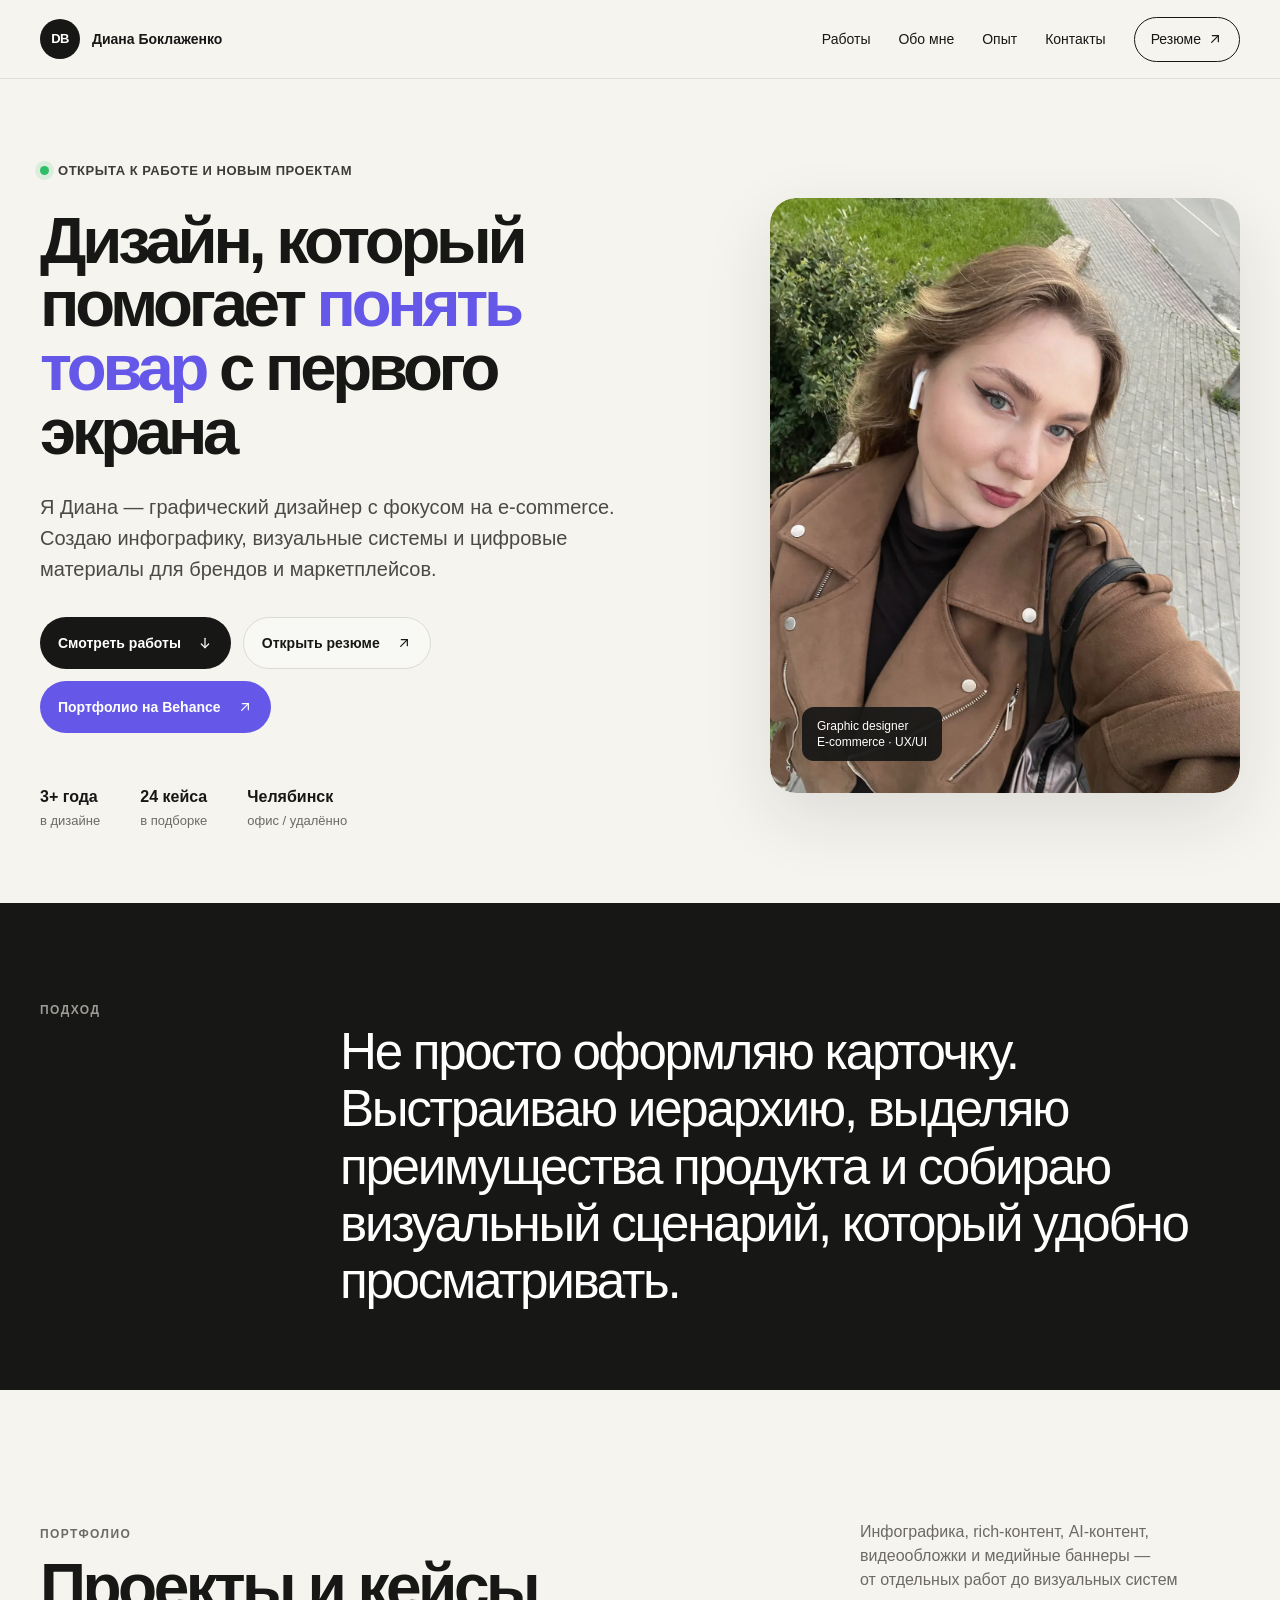
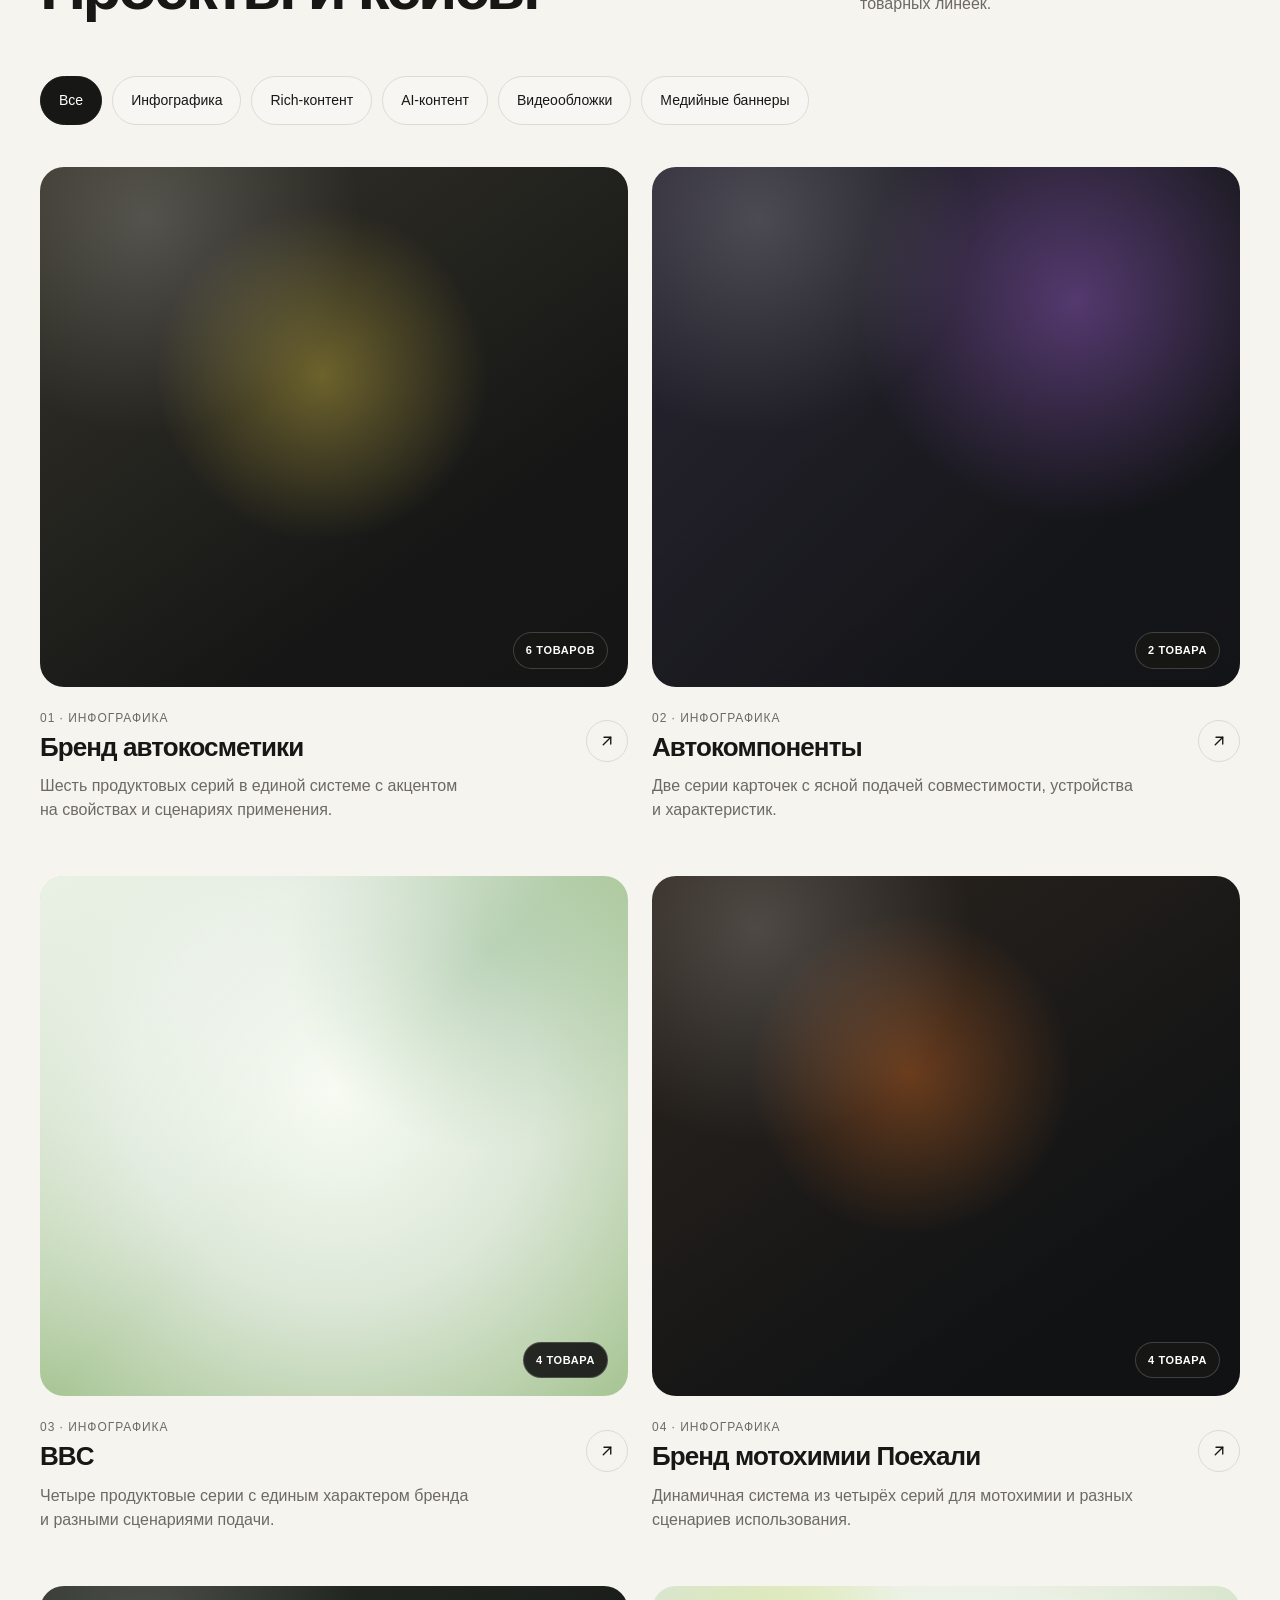
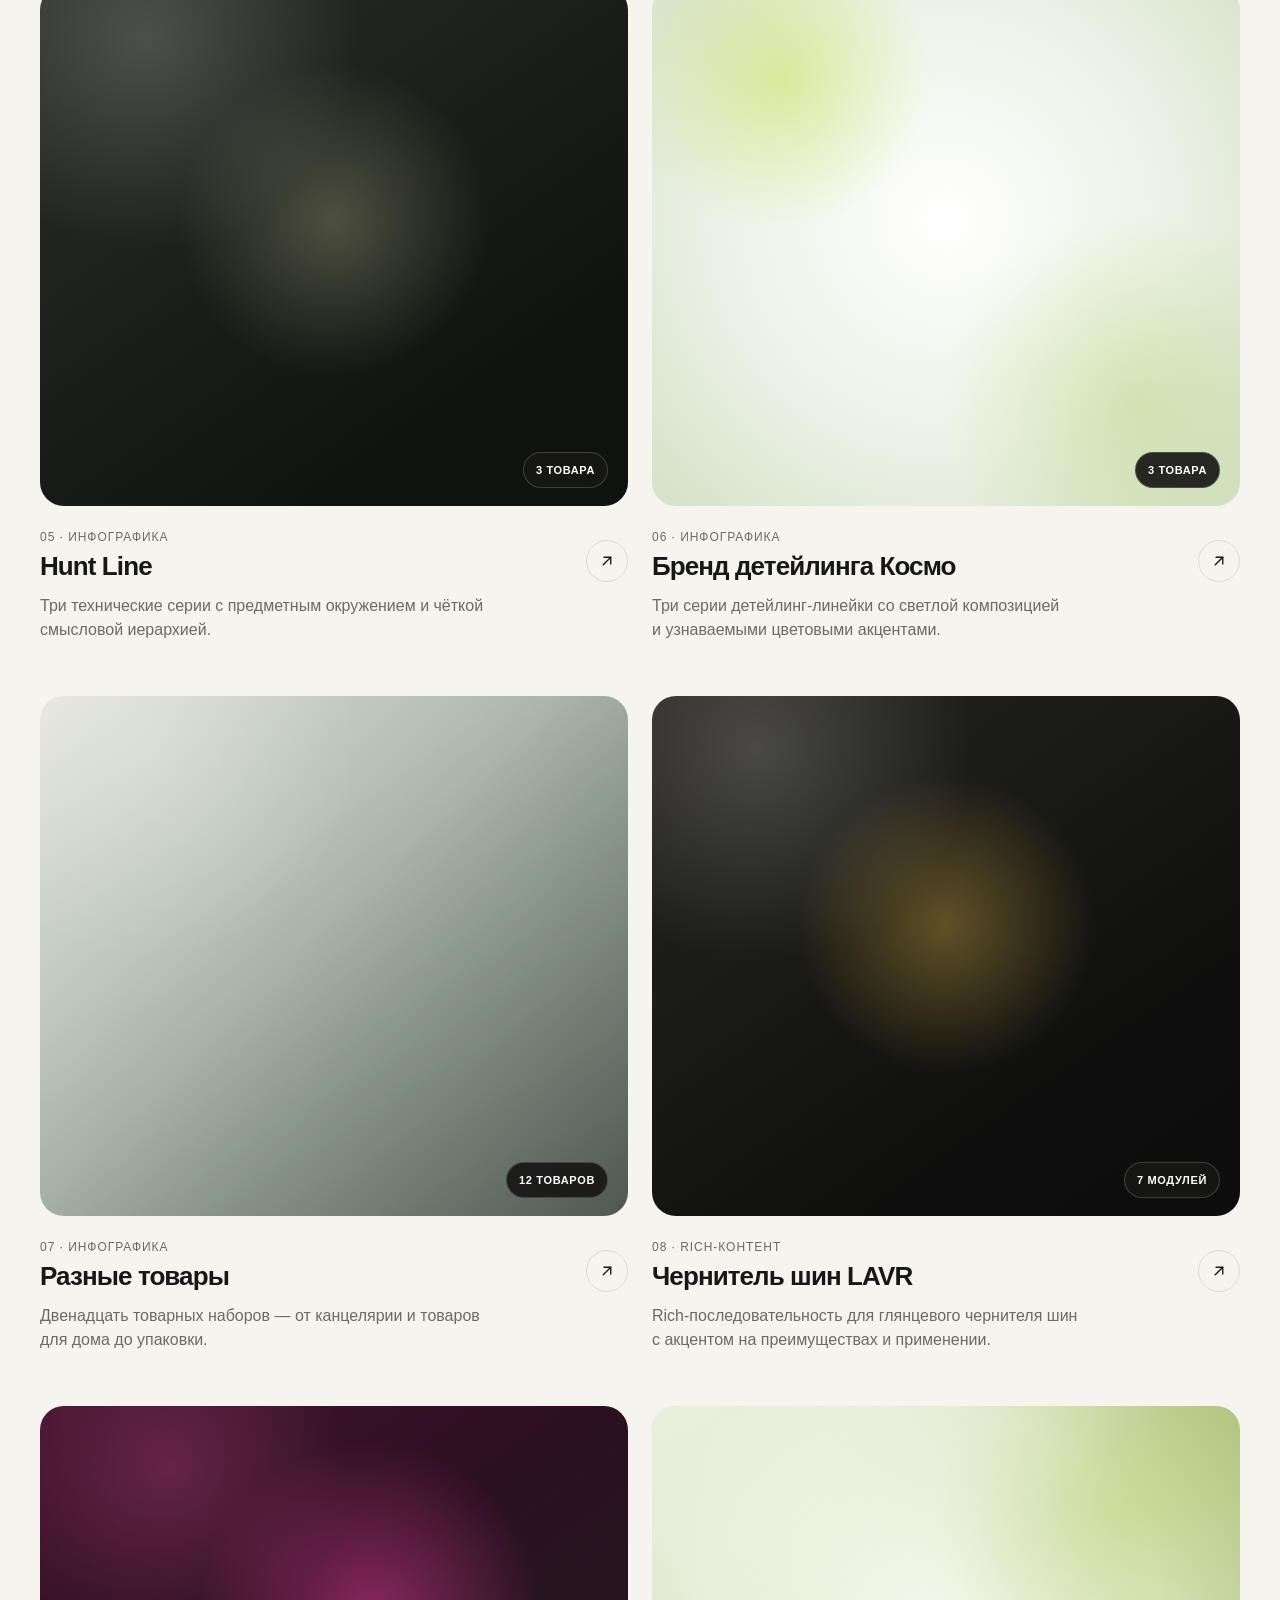
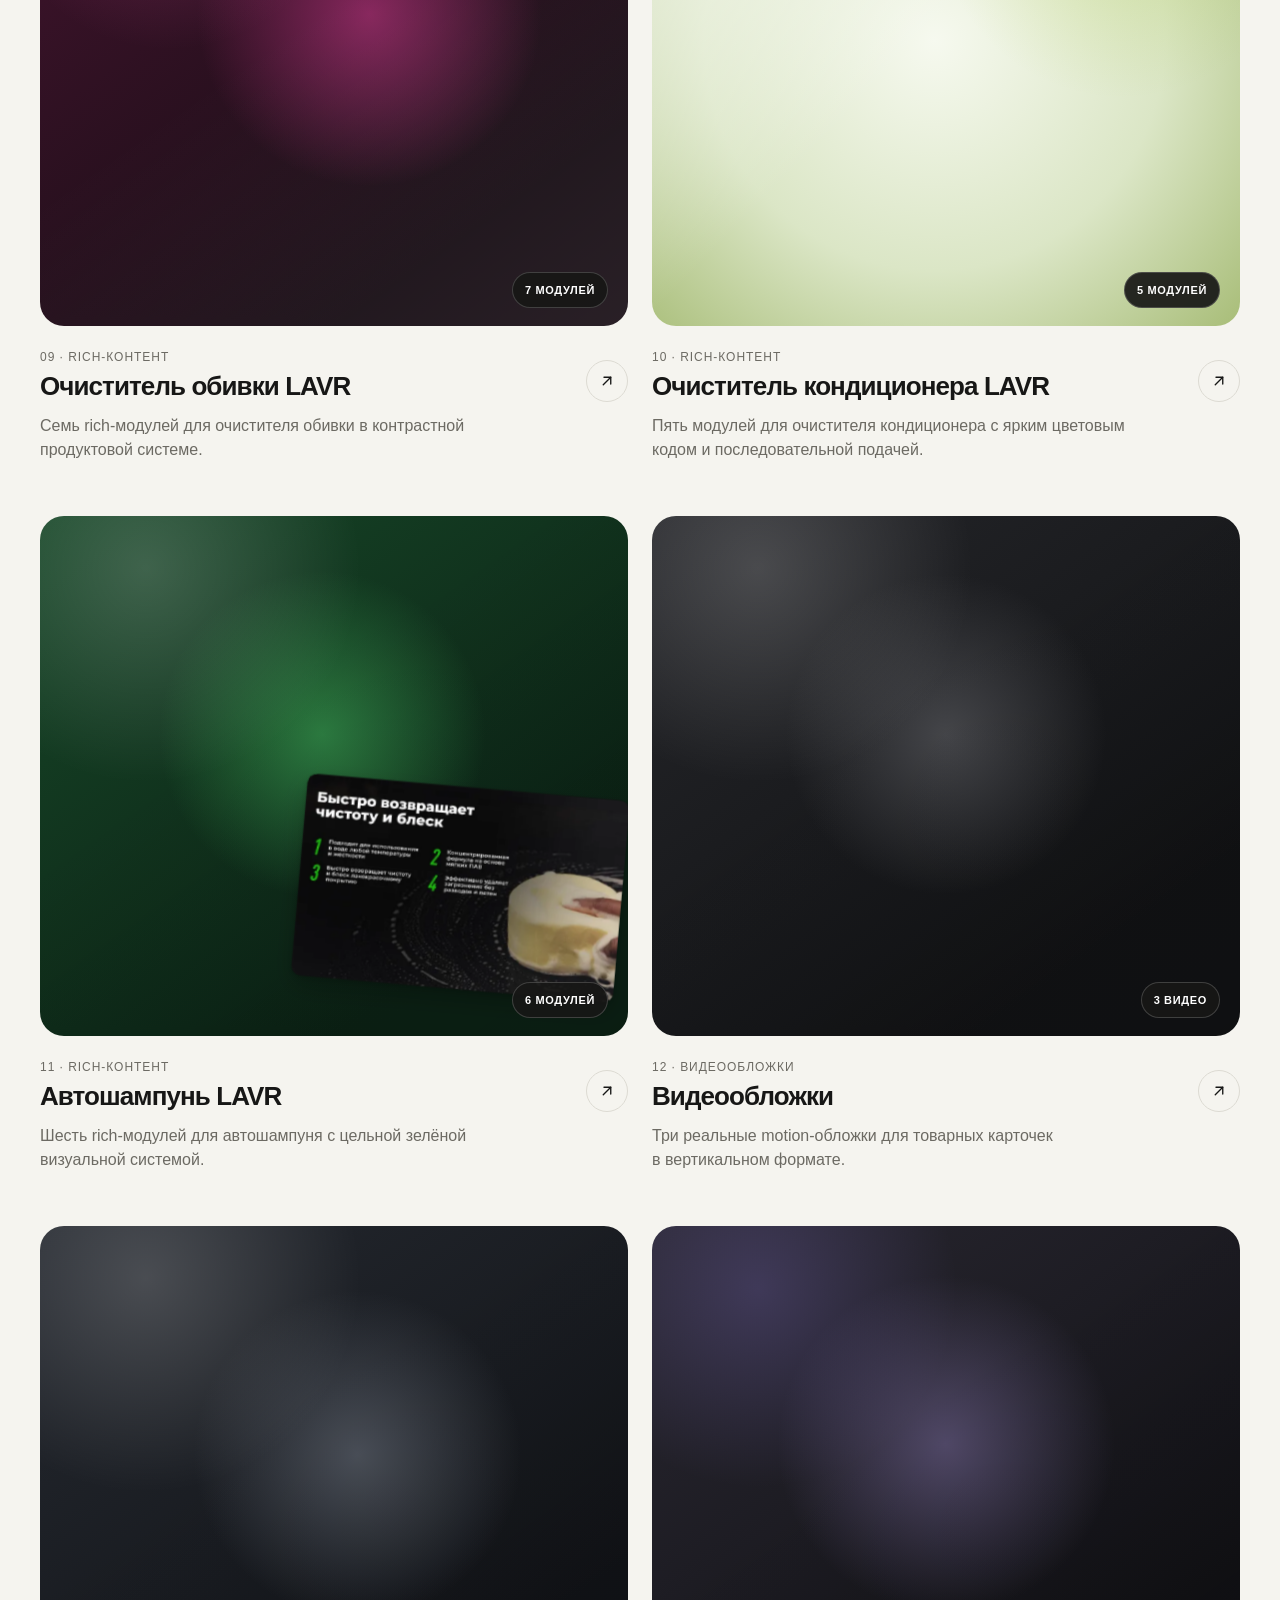
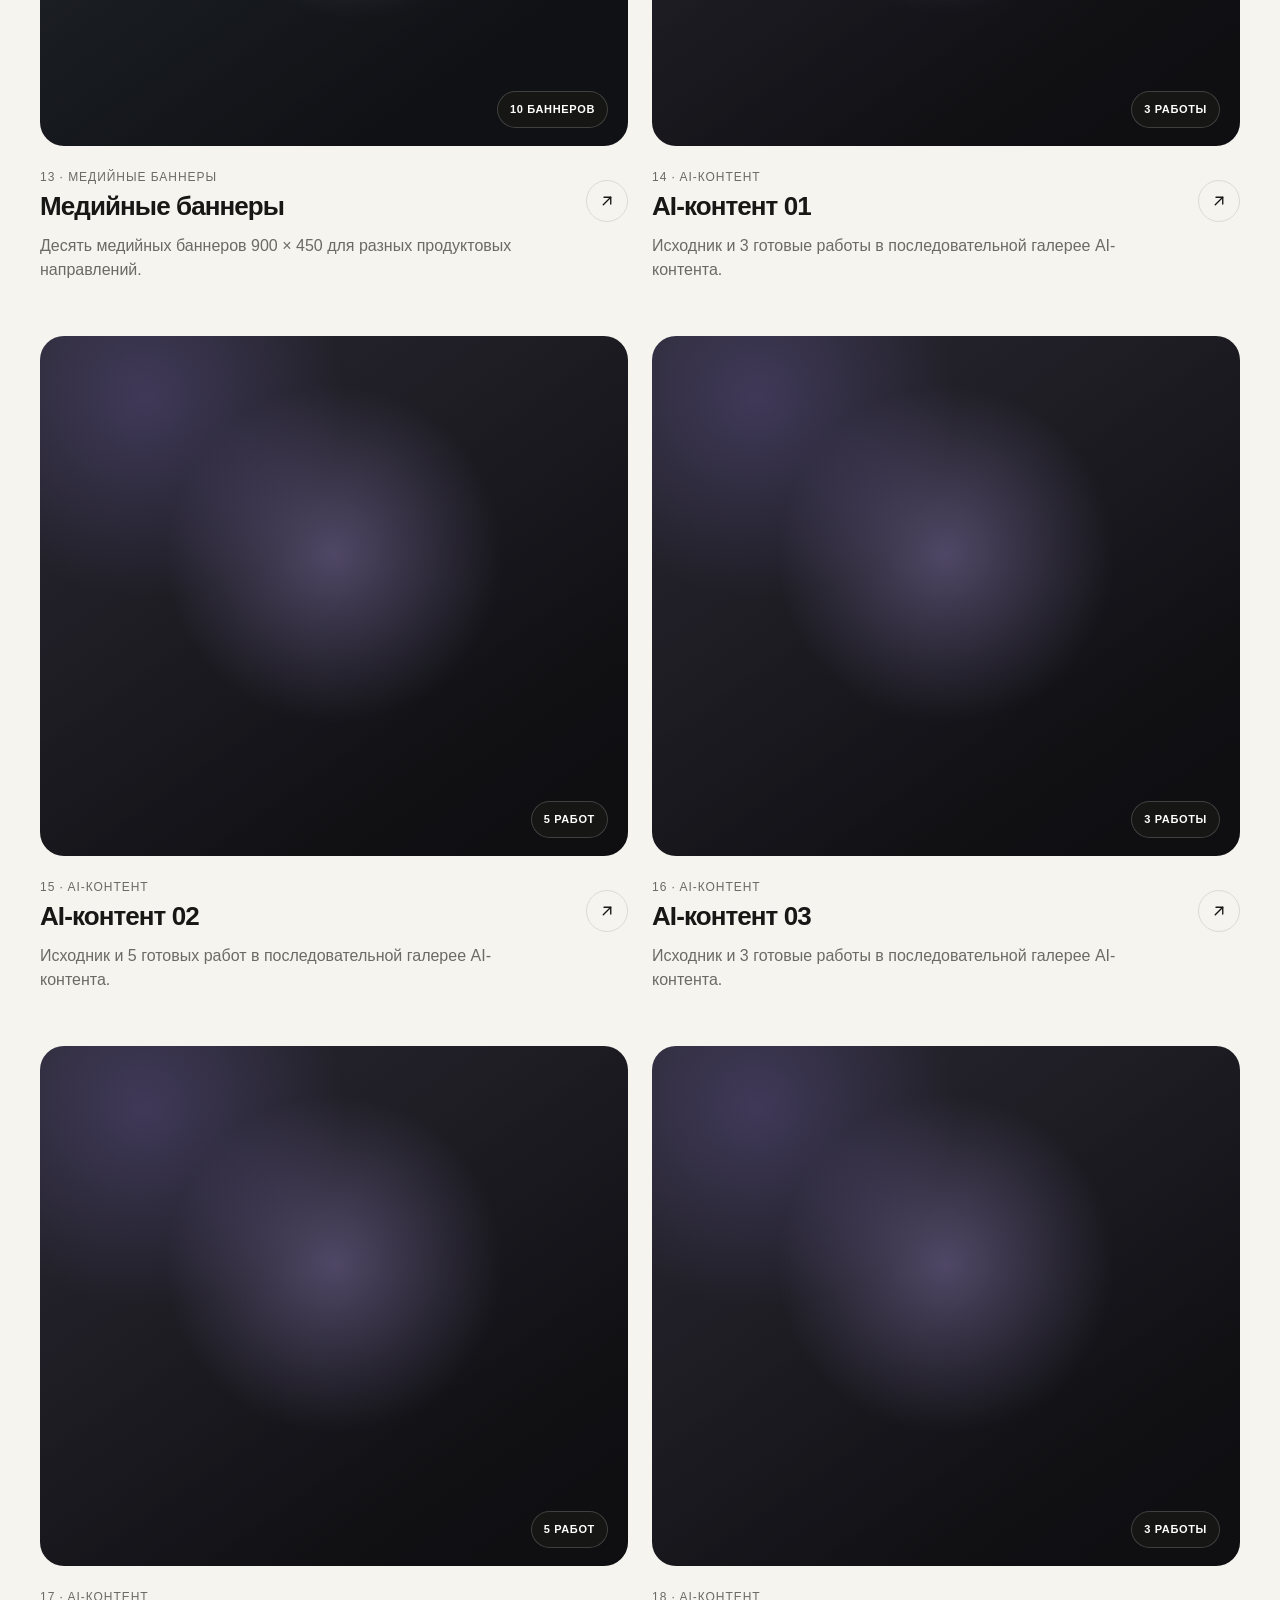
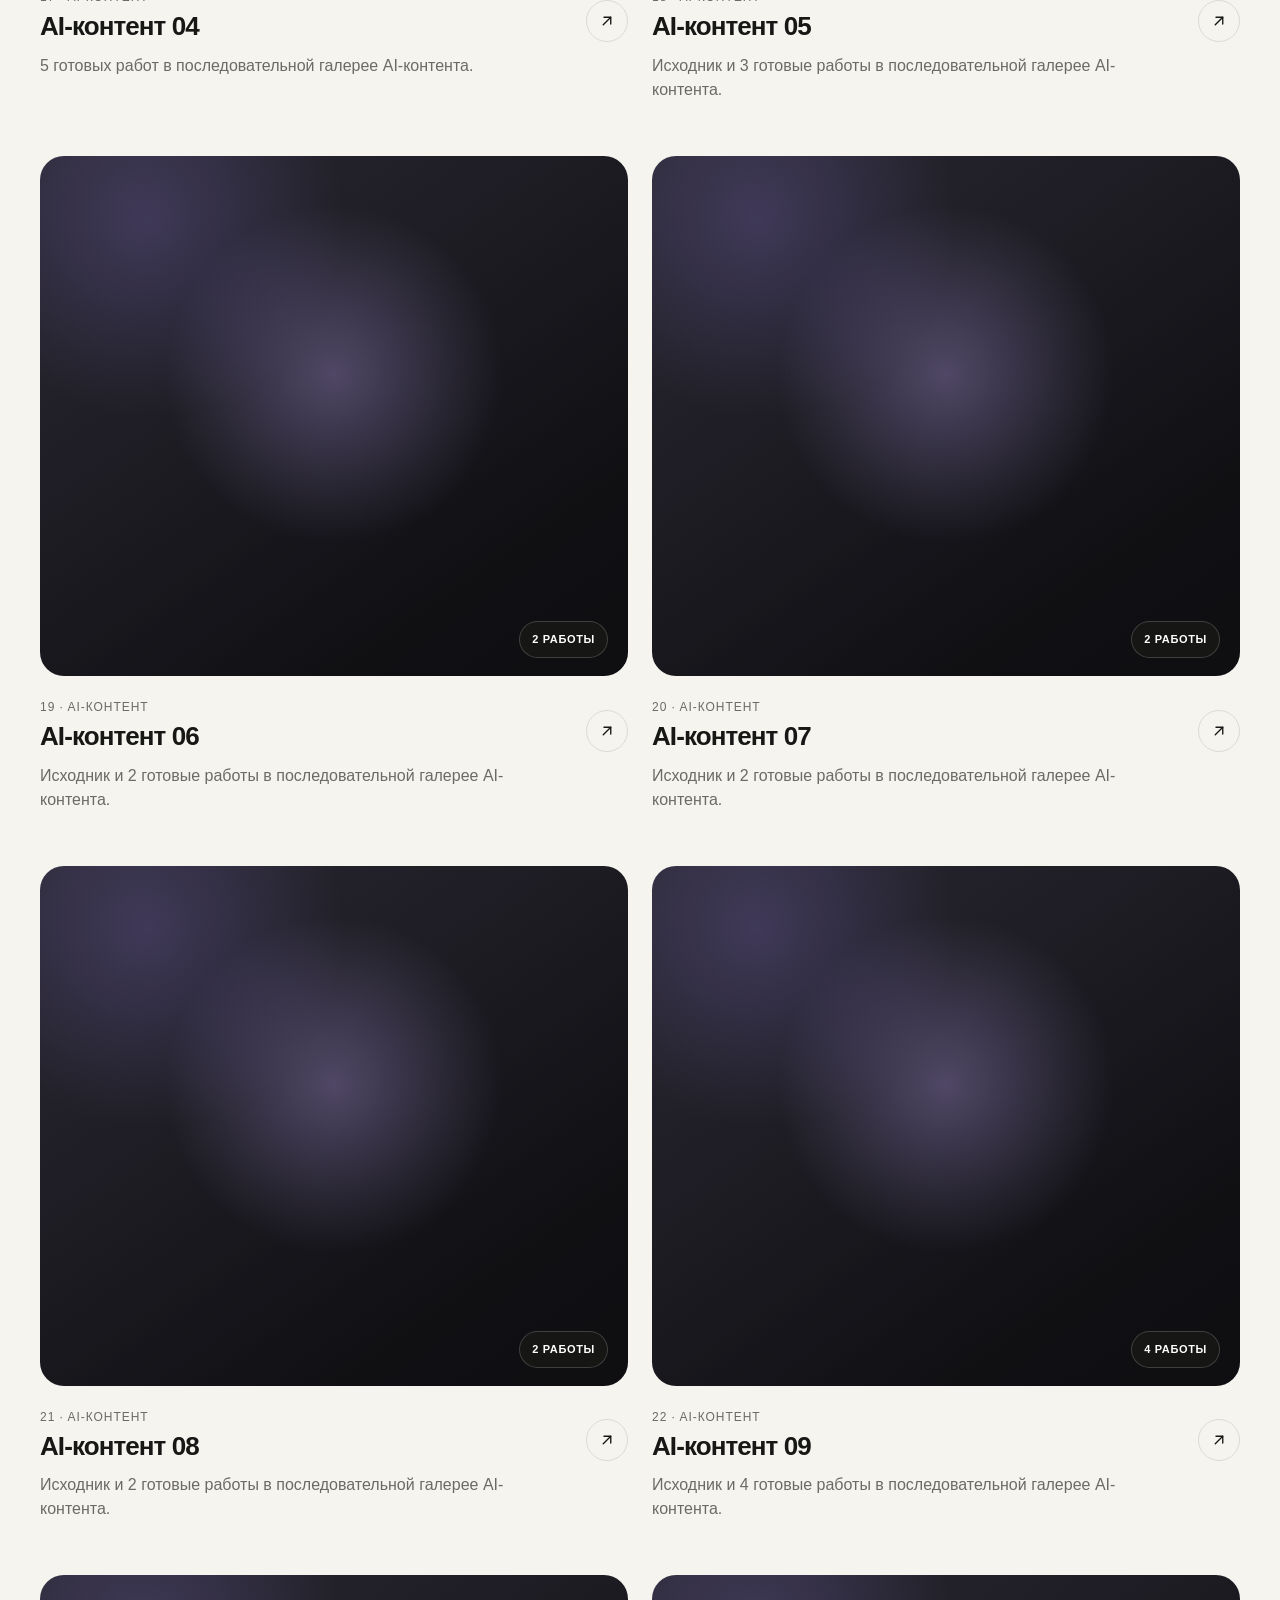
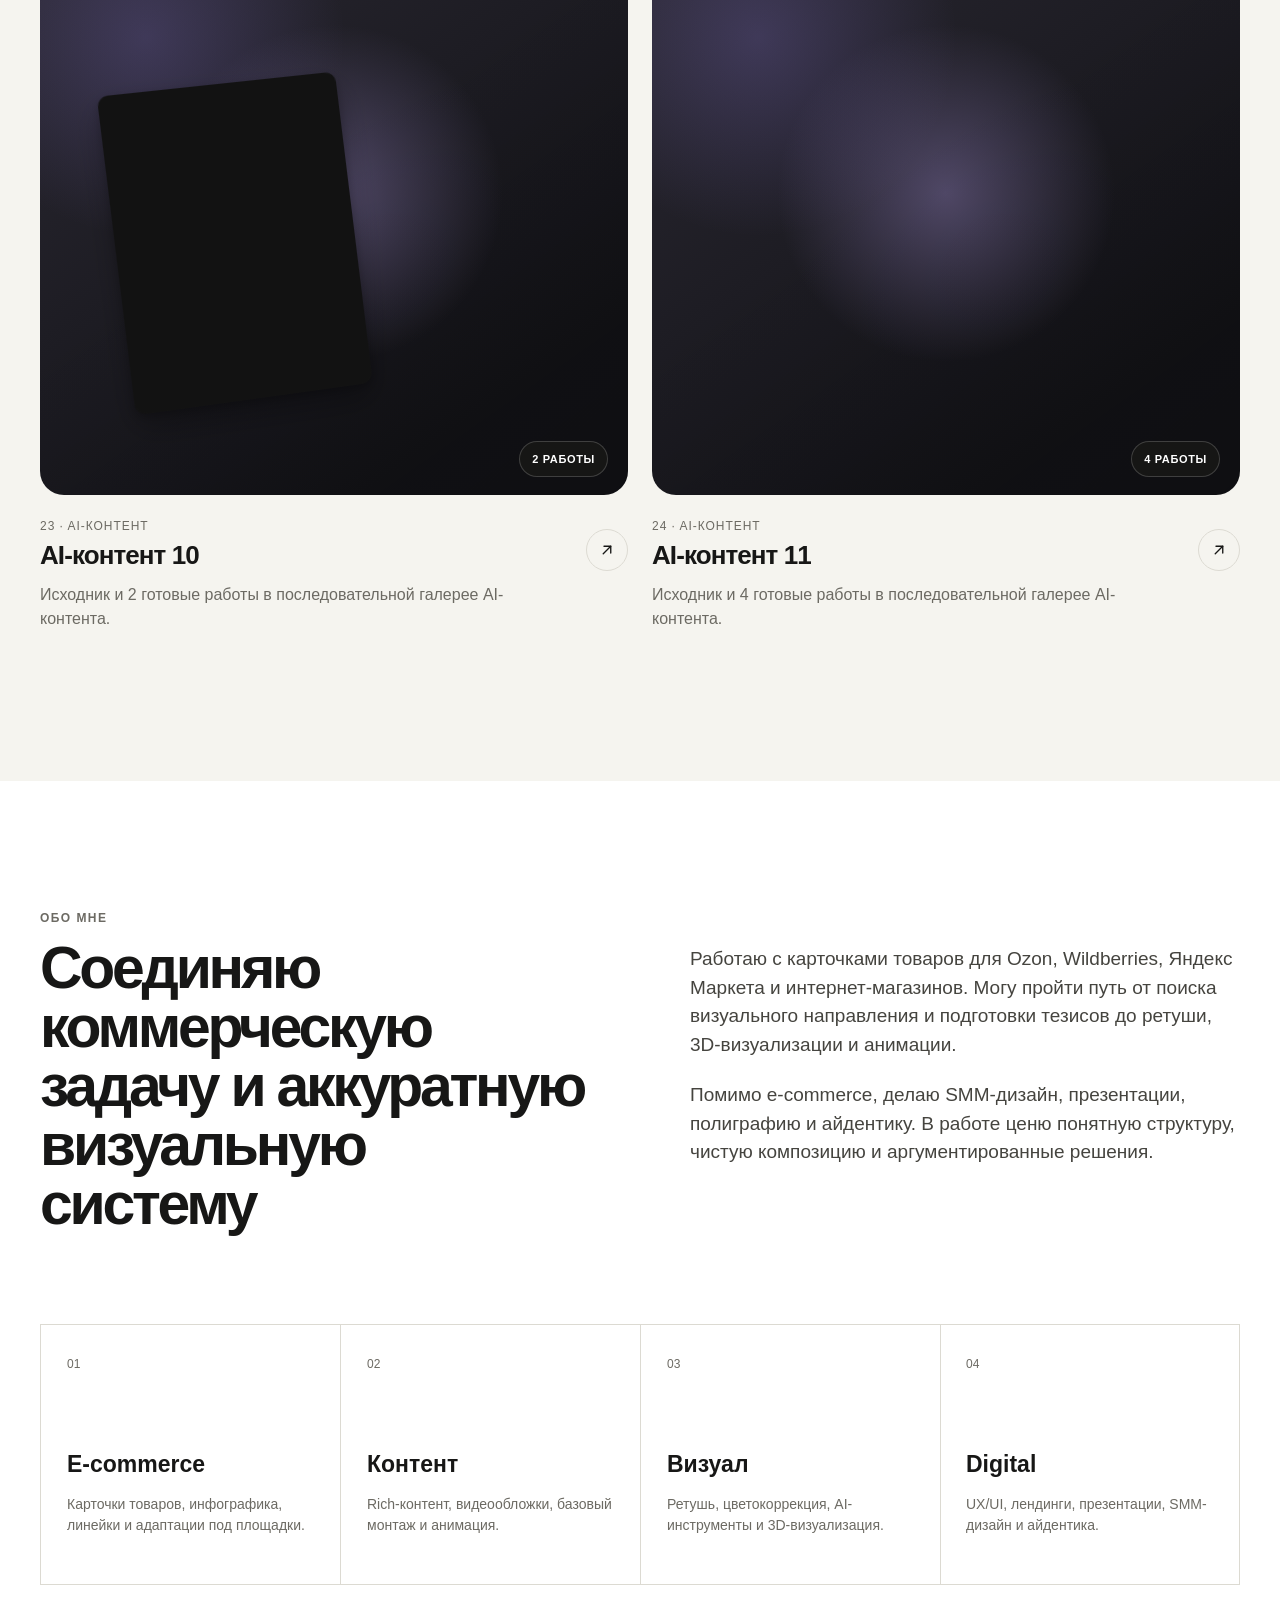
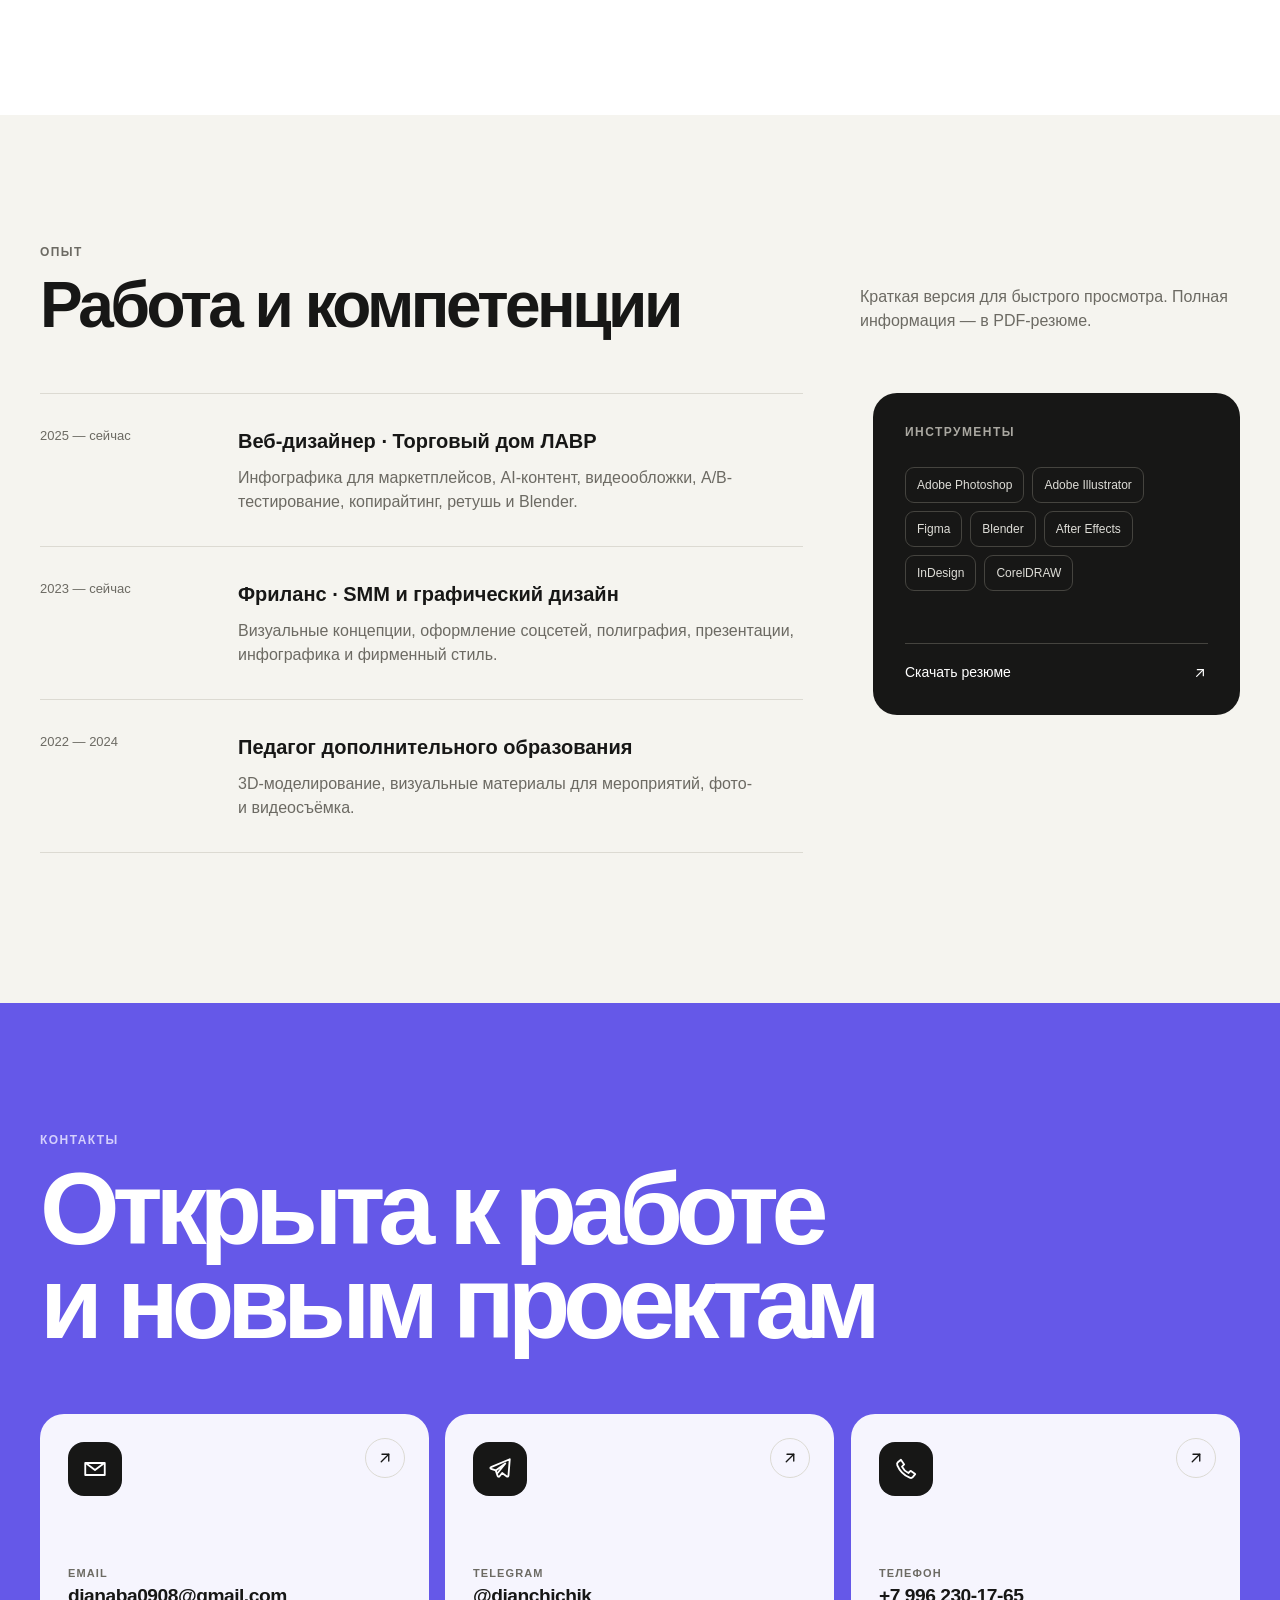
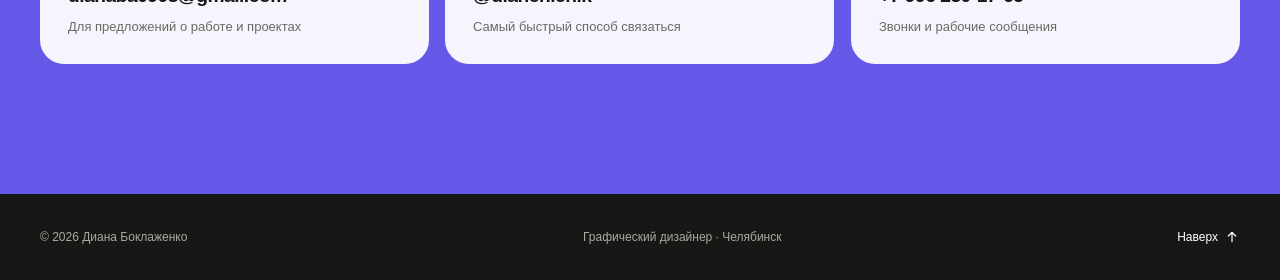
<file: index.html>
<!doctype html>
<html lang="ru" class="no-js">
<head>
  <meta charset="utf-8">
  <meta name="viewport" content="width=device-width, initial-scale=1">
  <meta name="description" content="Портфолио Дианы Боклаженко — графического дизайнера в e-commerce, инфографике, rich-контенте и UX/UI.">
  <meta name="robots" content="index, follow, max-image-preview:large">
  <meta name="theme-color" content="#f5f4ef">
  <title>Диана Боклаженко — графический дизайнер</title>
  <link rel="canonical" href="https://diana-designer.ru/">
  <link rel="icon" href="favicon.svg" type="image/svg+xml">
  <link rel="manifest" href="site.webmanifest">
  <link rel="preload" href="assets/diana.webp" as="image" type="image/webp">
  <meta property="og:type" content="website">
  <meta property="og:locale" content="ru_RU">
  <meta property="og:title" content="Диана Боклаженко — графический дизайнер">
  <meta property="og:description" content="E-commerce, инфографика, визуальные системы и цифровые материалы для брендов и маркетплейсов.">
  <meta property="og:url" content="https://diana-designer.ru/">
  <meta property="og:image" content="https://diana-designer.ru/assets/diana.webp">
  <meta property="og:image:alt" content="Диана Боклаженко — графический дизайнер">
  <meta name="twitter:card" content="summary_large_image">
  <script>document.documentElement.classList.remove("no-js");document.documentElement.classList.add("js");</script>
  <script type="application/ld+json">
  {
    "@context": "https://schema.org",
    "@type": "Person",
    "name": "Диана Боклаженко",
    "jobTitle": "Графический дизайнер",
    "url": "https://diana-designer.ru/",
    "image": "https://diana-designer.ru/assets/diana.webp",
    "email": "mailto:dianaba0908@gmail.com",
    "telephone": "+79962301765",
    "address": {"@type": "PostalAddress", "addressLocality": "Челябинск", "addressCountry": "RU"},
    "sameAs": ["https://t.me/dianchichik", "https://www.behance.net/d4cc00b0"]
  }
  </script>
  <link rel="stylesheet" href="styles.css?v=20260831-2">
</head>
<body>
  <a class="skip-link" href="#content">Перейти к содержимому</a>

  <header class="site-header">
    <div class="shell header-inner">
      <a class="brand" href="#top" aria-label="На главную">
        <span class="brand-mark">DB</span>
        <span class="brand-name">Диана Боклаженко</span>
      </a>
      <button class="menu-toggle" type="button" aria-expanded="false" aria-controls="main-nav">Меню</button>
      <nav class="main-nav" id="main-nav" aria-label="Главная навигация">
        <a href="#works">Работы</a>
        <a href="#about">Обо мне</a>
        <a href="#experience">Опыт</a>
        <a href="#contacts">Контакты</a>
        <a class="nav-resume" href="assets/diana-boklazhenko-resume.pdf" target="_blank" rel="noopener">Резюме <svg class="ui-arrow" viewBox="0 0 24 24" aria-hidden="true" focusable="false"><path d="M7 17 17 7"/><path d="M8 7h9v9"/></svg></a>
      </nav>
    </div>
  </header>

  <main id="content">
    <section class="hero shell" id="top">
      <div class="hero-copy">
        <p class="eyebrow hero-intro" style="--hero-delay: 0ms"><span class="status-dot"></span> Открыта к работе и новым проектам</p>
        <h1 class="hero-intro" style="--hero-delay: 60ms">Дизайн, который помогает <span>понять товар</span> с первого экрана</h1>
        <p class="hero-lead hero-intro" style="--hero-delay: 120ms">Я Диана — графический дизайнер с фокусом на e-commerce. Создаю инфографику, визуальные системы и цифровые материалы для брендов и маркетплейсов.</p>
        <div class="hero-actions hero-intro" style="--hero-delay: 180ms">
          <a class="button button-primary" href="#works">Смотреть работы <svg class="ui-arrow" viewBox="0 0 24 24" aria-hidden="true" focusable="false"><path d="M12 5v14"/><path d="m6.5 13.5 5.5 5.5 5.5-5.5"/></svg></a>
          <a class="button button-ghost" href="assets/diana-boklazhenko-resume.pdf" target="_blank" rel="noopener">Открыть резюме <svg class="ui-arrow" viewBox="0 0 24 24" aria-hidden="true" focusable="false"><path d="M7 17 17 7"/><path d="M8 7h9v9"/></svg></a>
          <a class="button button-behance" href="https://www.behance.net/d4cc00b0" target="_blank" rel="noopener">Портфолио на Behance <svg class="ui-arrow" viewBox="0 0 24 24" aria-hidden="true" focusable="false"><path d="M7 17 17 7"/><path d="M8 7h9v9"/></svg></a>
        </div>
        <dl class="hero-facts hero-intro" style="--hero-delay: 240ms" aria-label="Краткая информация">
          <div><dt>3+ года</dt><dd>в дизайне</dd></div>
          <div><dt>24 кейса</dt><dd>в подборке</dd></div>
          <div><dt>Челябинск</dt><dd>офис / удалённо</dd></div>
        </dl>
      </div>

      <div class="hero-visual">
        <div class="portrait-frame hero-portrait" style="--hero-delay: 300ms">
          <img src="assets/diana.webp" alt="Диана Боклаженко" width="1200" height="1600" fetchpriority="high" decoding="async">
          <span class="portrait-label hero-caption" style="--hero-delay: 360ms">Graphic designer<br>E-commerce · UX/UI</span>
        </div>
      </div>
    </section>

    <section class="statement">
      <div class="shell statement-grid">
        <p class="section-kicker reveal">Подход</p>
        <p class="statement-text reveal reveal-emphasis">Не просто оформляю карточку. Выстраиваю иерархию, выделяю преимущества продукта и собираю визуальный сценарий, который удобно просматривать.</p>
      </div>
    </section>

    <section class="works shell" id="works">
      <div class="section-head">
        <div class="reveal">
          <p class="section-kicker">Портфолио</p>
          <h2>Проекты и кейсы</h2>
        </div>
        <p class="reveal">Инфографика, rich-контент, AI-контент, видеообложки и медийные баннеры — от отдельных работ до визуальных систем товарных линеек.</p>
      </div>

      <div class="filter-panel reveal" aria-label="Фильтры портфолио">
        <div class="portfolio-filters" role="group" aria-label="Категории работ">
          <button class="filter-pill is-active" type="button" data-filter="all" aria-pressed="true">Все</button>
          <button class="filter-pill" type="button" data-filter="infographic" aria-pressed="false">Инфографика</button>
          <button class="filter-pill" type="button" data-filter="rich" aria-pressed="false">Rich-контент</button>
          <button class="filter-pill" type="button" data-filter="ai" aria-pressed="false">AI-контент</button>
          <button class="filter-pill" type="button" data-filter="video" aria-pressed="false">Видеообложки</button>
          <button class="filter-pill" type="button" data-filter="banners" aria-pressed="false">Медийные баннеры</button>
        </div>
      </div>

      <div class="work-grid" id="work-grid"></div>

    </section>

    <section class="about" id="about">
      <div class="shell about-grid">
        <div class="about-title reveal">
          <p class="section-kicker">Обо мне</p>
          <h2>Соединяю коммерческую задачу и аккуратную визуальную систему</h2>
        </div>
        <div class="about-copy reveal">
          <p>Работаю с карточками товаров для Ozon, Wildberries, Яндекс Маркета и интернет-магазинов. Могу пройти путь от поиска визуального направления и подготовки тезисов до ретуши, 3D-визуализации и анимации.</p>
          <p>Помимо e-commerce, делаю SMM-дизайн, презентации, полиграфию и айдентику. В работе ценю понятную структуру, чистую композицию и аргументированные решения.</p>
        </div>
      </div>

      <div class="shell capability-grid">
        <article class="reveal"><span>01</span><h3>E-commerce</h3><p>Карточки товаров, инфографика, линейки и адаптации под площадки.</p></article>
        <article class="reveal"><span>02</span><h3>Контент</h3><p>Rich-контент, видеообложки, базовый монтаж и анимация.</p></article>
        <article class="reveal"><span>03</span><h3>Визуал</h3><p>Ретушь, цветокоррекция, AI-инструменты и 3D-визуализация.</p></article>
        <article class="reveal"><span>04</span><h3>Digital</h3><p>UX/UI, лендинги, презентации, SMM-дизайн и айдентика.</p></article>
      </div>
    </section>

    <section class="experience shell" id="experience">
      <div class="section-head">
        <div class="reveal"><p class="section-kicker">Опыт</p><h2>Работа и компетенции</h2></div>
        <p class="reveal">Краткая версия для быстрого просмотра. Полная информация — в PDF-резюме.</p>
      </div>

      <div class="experience-layout">
        <div class="timeline">
          <article class="reveal">
            <div class="time">2025 — сейчас</div>
            <div><h3>Веб-дизайнер · Торговый дом ЛАВР</h3><p>Инфографика для маркетплейсов, AI-контент, видеообложки, A/B-тестирование, копирайтинг, ретушь и Blender.</p></div>
          </article>
          <article class="reveal">
            <div class="time">2023 — сейчас</div>
            <div><h3>Фриланс · SMM и графический дизайн</h3><p>Визуальные концепции, оформление соцсетей, полиграфия, презентации, инфографика и фирменный стиль.</p></div>
          </article>
          <article class="reveal">
            <div class="time">2022 — 2024</div>
            <div><h3>Педагог дополнительного образования</h3><p>3D-моделирование, визуальные материалы для мероприятий, фото- и видеосъёмка.</p></div>
          </article>
        </div>

        <aside class="tools-card reveal">
          <p class="section-kicker">Инструменты</p>
          <div class="tool-list">
            <span>Adobe Photoshop</span><span>Adobe Illustrator</span><span>Figma</span><span>Blender</span><span>After Effects</span><span>InDesign</span><span>CorelDRAW</span>
          </div>
          <a href="assets/diana-boklazhenko-resume.pdf" target="_blank" rel="noopener">Скачать резюме <svg class="ui-arrow" viewBox="0 0 24 24" aria-hidden="true" focusable="false"><path d="M7 17 17 7"/><path d="M8 7h9v9"/></svg></a>
        </aside>
      </div>
    </section>

    <section class="contact" id="contacts">
      <div class="shell contact-inner">
        <p class="section-kicker reveal">Контакты</p>
        <h2 class="reveal">Открыта к работе<br>и новым проектам</h2>
        <div class="contact-cards">
          <a class="contact-card reveal" href="mailto:dianaba0908@gmail.com">
            <span class="contact-icon" aria-hidden="true">
              <svg viewBox="0 0 24 24"><path d="M3 6.5h18v11H3z"/><path d="m4 7 8 6 8-6"/></svg>
            </span>
            <span class="contact-copy"><small>Email</small><strong>dianaba0908@gmail.com</strong><span>Для предложений о работе и проектах</span></span>
            <span class="card-arrow" aria-hidden="true"><svg class="ui-arrow" viewBox="0 0 24 24" aria-hidden="true" focusable="false"><path d="M7 17 17 7"/><path d="M8 7h9v9"/></svg></span>
          </a>
          <a class="contact-card reveal" href="https://t.me/dianchichik" target="_blank" rel="noopener">
            <span class="contact-icon" aria-hidden="true">
              <svg viewBox="0 0 24 24"><path d="M21 3 3.7 10.2c-.8.3-.8 1.4.1 1.7l4.3 1.4 1.7 5.1c.3.8 1.3 1 1.8.3l2.4-3 4.3 3.2c.6.4 1.4.1 1.5-.7z"/><path d="m8.1 13.3 8.8-6.4-7.1 8.8"/></svg>
            </span>
            <span class="contact-copy"><small>Telegram</small><strong>@dianchichik</strong><span>Самый быстрый способ связаться</span></span>
            <span class="card-arrow" aria-hidden="true"><svg class="ui-arrow" viewBox="0 0 24 24" aria-hidden="true" focusable="false"><path d="M7 17 17 7"/><path d="M8 7h9v9"/></svg></span>
          </a>
          <a class="contact-card reveal" href="tel:+79962301765">
            <span class="contact-icon" aria-hidden="true">
              <svg viewBox="0 0 24 24"><path d="M7.3 3.5 4.5 5.8c-.8.7-.9 1.8-.5 2.8 2.2 5.2 6.2 9.2 11.4 11.4 1 .4 2.1.3 2.8-.5l2.3-2.8-4.3-3-2 2c-2.5-1.2-4.7-3.4-5.9-5.9l2-2z"/></svg>
            </span>
            <span class="contact-copy"><small>Телефон</small><strong>+7 996 230-17-65</strong><span>Звонки и рабочие сообщения</span></span>
            <span class="card-arrow" aria-hidden="true"><svg class="ui-arrow" viewBox="0 0 24 24" aria-hidden="true" focusable="false"><path d="M7 17 17 7"/><path d="M8 7h9v9"/></svg></span>
          </a>
        </div>
      </div>
    </section>
  </main>

  <footer class="site-footer">
    <div class="shell">
      <span>© <span id="year"></span> Диана Боклаженко</span>
      <span>Графический дизайнер · Челябинск</span>
      <a href="#top">Наверх <svg class="ui-arrow" viewBox="0 0 24 24" aria-hidden="true" focusable="false"><path d="M12 19V5"/><path d="m6.5 10.5 5.5-5.5 5.5 5.5"/></svg></a>
    </div>
  </footer>

  <dialog class="case-dialog" id="case-dialog" aria-labelledby="dialog-title">
    <div class="dialog-shell">
      <div class="dialog-topbar">
        <span class="dialog-kicker" id="dialog-kicker"></span>
        <button class="dialog-close" type="button" aria-label="Закрыть кейс">Закрыть ×</button>
      </div>
      <div class="dialog-content" id="dialog-content"></div>
    </div>
  </dialog>

  <script src="script.js?v=20260831-2"></script>
</body>
</html>
</file>
<file: styles.css>
:root {
  --paper: #f5f4ef;
  --surface: #fff;
  --ink: #171716;
  --muted: #6c6a63;
  --line: #dcdad2;
  --accent: #6558e8;
  --accent-soft: #e9e6ff;
  --radius: 24px;
  --shadow: 0 24px 70px rgba(29, 27, 20, .11);
}

* { box-sizing: border-box; }
html { scroll-behavior: smooth; overflow-x: clip; }
body {
  margin: 0;
  color: var(--ink);
  background: var(--paper);
  font-family: Inter, Arial, Helvetica, sans-serif;
  font-size: 16px;
  line-height: 1.5;
  -webkit-font-smoothing: antialiased;
}
body.dialog-open { overflow: hidden; }
button, a { font: inherit; }
a { color: inherit; text-decoration: none; }
button { color: inherit; }
img, video { display: block; max-width: 100%; }
.ui-arrow { display: block; flex: 0 0 auto; width: 16px; height: 16px; fill: none; stroke: currentColor; stroke-width: 1.8; stroke-linecap: round; stroke-linejoin: round; transition: transform .22s cubic-bezier(.2,.8,.2,1); }
button:focus-visible, a:focus-visible { outline: 3px solid var(--accent); outline-offset: 4px; }
.shell { width: min(1200px, calc(100% - 64px)); margin: 0 auto; }
.skip-link { position: fixed; z-index: 100; left: 16px; top: -80px; padding: 12px 16px; background: var(--ink); color: #fff; border-radius: 10px; }
.skip-link:focus { top: 16px; }

.site-header { position: sticky; z-index: 30; top: 0; background: rgba(245, 244, 239, .96); border-bottom: 1px solid rgba(220, 218, 210, .8); }
.header-inner { min-height: 78px; display: flex; align-items: center; justify-content: space-between; gap: 32px; }
.brand { display: inline-flex; align-items: center; gap: 12px; font-weight: 750; }
.brand-mark { display: grid; place-items: center; width: 40px; aspect-ratio: 1; color: #fff; background: var(--ink); border-radius: 50%; font-size: 13px; letter-spacing: -.04em; }
.brand-name { font-size: 14px; }
.main-nav { display: flex; align-items: center; gap: 28px; font-size: 14px; }
.main-nav a { position: relative; }
.main-nav a:not(.nav-resume)::after { content: ""; position: absolute; left: 0; right: 100%; bottom: -5px; height: 1px; background: currentColor; transition: right .25s ease; }
.main-nav a:hover::after { right: 0; }
.nav-resume { display: inline-flex; align-items: center; justify-content: center; gap: 6px; padding: 11px 16px; border: 1px solid var(--ink); border-radius: 100px; transition: background .2s, color .2s; }
.nav-resume:hover { background: var(--ink); color: #fff; }
.menu-toggle { display: none; border: 0; background: transparent; padding: 10px 0; cursor: pointer; }

.hero { min-height: 760px; padding: 82px 0 72px; display: grid; grid-template-columns: 1.12fr .88fr; align-items: center; gap: 84px; }
.eyebrow { display: flex; align-items: center; gap: 9px; margin: 0 0 28px; color: #3d3c37; font-size: 13px; font-weight: 700; letter-spacing: .04em; text-transform: uppercase; }
.status-dot { width: 9px; height: 9px; border-radius: 50%; background: #2fbd67; box-shadow: 0 0 0 5px rgba(47, 189, 103, .13); animation: status-pulse 3.4s ease-in-out infinite; }
h1, h2, h3, p { margin-top: 0; }
h1 { max-width: 760px; margin-bottom: 28px; font-size: clamp(52px, 5.1vw, 76px); line-height: .98; letter-spacing: -.065em; font-weight: 750; }
h1 span { color: var(--accent); }
.hero-lead { max-width: 655px; margin-bottom: 32px; color: #4c4a44; font-size: 20px; line-height: 1.55; }
.hero-actions { display: flex; flex-wrap: wrap; gap: 12px; }
.hero-actions .button { gap: 16px; padding-inline: 18px; }
.button { display: inline-flex; align-items: center; justify-content: center; gap: 24px; min-height: 52px; padding: 0 22px; border-radius: 100px; font-size: 14px; font-weight: 700; transition: transform .2s, background .2s, color .2s; }
.button:hover { transform: translateY(-2px); }
.button-primary { color: #fff; background: var(--ink); }
.button-primary:hover { background: var(--accent); }
.button-ghost { border: 1px solid var(--line); background: rgba(255, 255, 255, .35); }
.button-ghost:hover { border-color: var(--ink); }
.button-behance { color: #fff; background: var(--accent); }
.button-behance:hover { background: #5144d2; }
.button:hover .ui-arrow, .nav-resume:hover .ui-arrow, .tools-card a:hover .ui-arrow, .site-footer a:hover .ui-arrow { transform: translate(2px, -2px); }
.hero-actions .button-primary:hover .ui-arrow { transform: translateY(3px); }
.hero-facts { display: flex; gap: 40px; margin: 52px 0 0; }
.hero-facts div { display: flex; flex-direction: column; }
.hero-facts dt { font-weight: 750; font-size: 16px; }
.hero-facts dd { margin: 2px 0 0; color: var(--muted); font-size: 13px; }
.hero-visual { position: relative; justify-self: end; width: min(100%, 470px); }
.portrait-frame { position: relative; overflow: hidden; aspect-ratio: .79; border-radius: 26px; box-shadow: var(--shadow); }
.portrait-frame img { width: 100%; height: 100%; object-fit: cover; object-position: 50% 32%; border-radius: inherit; filter: saturate(.88) contrast(.98); }
.portrait-label { position: absolute; left: 32px; bottom: 32px; padding: 11px 15px; color: #fff; background: rgba(23, 23, 22, .93); border-radius: 12px; font-size: 12px; line-height: 1.35; }

.js .hero-intro, .js .hero-caption { opacity: 0; animation: hero-reveal 540ms cubic-bezier(.22,.75,.22,1) var(--hero-delay, 0ms) forwards; }
.js .hero-portrait { opacity: 0; animation: portrait-reveal 540ms cubic-bezier(.22,.75,.22,1) var(--hero-delay, 0ms) forwards; }

@keyframes hero-reveal {
  from { opacity: 0; transform: translateY(16px); }
  to { opacity: 1; transform: translateY(0); }
}
@keyframes portrait-reveal {
  from { opacity: 0; transform: translateY(18px) scale(1.04); }
  to { opacity: 1; transform: translateY(0) scale(1); }
}
@keyframes status-pulse { 0%, 100% { transform: scale(1); } 50% { transform: scale(1.06); } }

.statement { padding: 100px 0; color: #fff; background: var(--ink); }
.statement-grid { display: grid; grid-template-columns: 220px 1fr; gap: 80px; }
.section-kicker { margin-bottom: 14px; color: var(--muted); font-size: 12px; line-height: 1.2; font-weight: 750; letter-spacing: .12em; text-transform: uppercase; }
.statement .section-kicker { color: #9e9c96; }
.statement-text { max-width: 900px; margin: 0; font-size: clamp(32px, 4vw, 54px); line-height: 1.12; letter-spacing: -.045em; }

.works { padding: 130px 0 150px; }
.section-head { display: flex; justify-content: space-between; align-items: end; gap: 60px; margin-bottom: 56px; }
.section-head h2, .about h2, .experience h2 { margin: 0; font-size: clamp(42px, 5vw, 66px); line-height: 1; letter-spacing: -.055em; }
.section-head > p { max-width: 380px; margin: 0 0 4px; color: var(--muted); }
.filter-panel { margin-bottom: 42px; }
.portfolio-filters { display: flex; flex-wrap: wrap; gap: 10px; }
.filter-pill { flex: 0 0 auto; appearance: none; padding: 13px 18px; border: 1px solid var(--line); border-radius: 100px; background: rgba(255,255,255,.2); cursor: pointer; font-size: 14px; white-space: nowrap; transition: background .2s, color .2s, border .2s, transform .2s; }
.filter-pill:hover { transform: translateY(-2px); border-color: var(--ink); }
.filter-pill.is-active { color: #fff; background: var(--ink); border-color: var(--ink); }
.work-grid { position: relative; display: grid; grid-template-columns: repeat(2, 1fr); gap: 54px 24px; }
.work-card[hidden] { display: none; }
.work-open { width: 100%; padding: 0; text-align: left; border: 0; background: transparent; cursor: pointer; }
.work-collage { position: relative; overflow: hidden; height: 520px; border-radius: var(--radius); background: var(--case-bg); isolation: isolate; perspective: 1100px; transition: transform .35s cubic-bezier(.2,.8,.2,1); }
.work-collage::before { content: ""; position: absolute; inset: 0; z-index: 0; background: radial-gradient(circle at 18% 10%, rgba(255,255,255,.18), transparent 32%), linear-gradient(145deg, transparent 34%, rgba(0,0,0,.13)); pointer-events: none; }
.work-collage::after { content: none; }
.work-open:hover .work-collage { transform: translateY(-5px); }
.cover-stage { --tilt-x: 0deg; --tilt-y: 0deg; position: absolute; z-index: 2; inset: 0; perspective: 980px; transform: rotateX(var(--tilt-x)) rotateY(var(--tilt-y)); transform-style: preserve-3d; transform-origin: center; transition: transform .34s cubic-bezier(.2,.8,.2,1); }
.cover-panel { --left: 50%; --top: 50%; --panel-width: 34%; --x: 0px; --y: 0px; --z: 0px; --pointer-x: 0px; --pointer-y: 0px; --rotation: 0deg; --turn: 0deg; --lift: -5px; position: absolute; left: var(--left); top: var(--top); width: var(--panel-width); overflow: hidden; aspect-ratio: 3 / 4; border: 0; border-radius: 10px; background: #121212; box-shadow: 0 12px 26px rgba(0,0,0,.22), 0 2px 7px rgba(0,0,0,.16); transform: translate(-50%,-50%) translate3d(calc(var(--x) + var(--pointer-x)),calc(var(--y) + var(--pointer-y)),var(--z)) rotate(var(--rotation)) rotateY(var(--turn)); transform-style: preserve-3d; backface-visibility: hidden; transition: transform .42s cubic-bezier(.2,.8,.2,1), box-shadow .42s ease; }
.cover-image-placeholder { display: block; width: 100%; height: 100%; }
.cover-panel img { width: 100%; height: 100%; object-fit: contain; background: inherit; }
.work-open:hover .cover-panel { transform: translate(-50%,-50%) translate3d(calc(var(--x) + var(--pointer-x)),calc(var(--y) + var(--lift) + var(--pointer-y)),calc(var(--z) + 10px)) rotate(var(--rotation)) rotateY(var(--turn)) scale(1.008); }
@media (hover: hover) and (pointer: fine) {
  .work-collage.is-tilting .cover-stage { transition: none; }
}
.preview-count { position: absolute; z-index: 6; right: 20px; bottom: 18px; padding: 9px 12px; color: #fff; background: rgba(23,23,22,.92); border: 1px solid rgba(255,255,255,.18); border-radius: 100px; font-size: 11px; font-weight: 750; letter-spacing: .06em; text-transform: uppercase; }

.cover-auto-cosmetics { background: radial-gradient(circle at 48% 40%, #6f642d 0, transparent 38%), linear-gradient(145deg, #343229 0, #171817 72%); }
.cover-auto-cosmetics .cover-panel-1 { --left: 24%; --top: 53%; --panel-width: 31%; --x: 3px; --z: -20px; --rotation: -7deg; --turn: 5deg; }
.cover-auto-cosmetics .cover-panel-2 { --left: 50%; --top: 48%; --panel-width: 39%; --z: 34px; --rotation: 1deg; --lift: -8px; }
.cover-auto-cosmetics .cover-panel-3 { --left: 77%; --top: 53%; --panel-width: 31%; --x: -3px; --z: -14px; --rotation: 7deg; --turn: -5deg; }

.cover-auto-components { background: radial-gradient(circle at 72% 26%, #563a71 0, transparent 38%), linear-gradient(135deg, #282531 0, #16171b 74%); }
.cover-auto-components .cover-panel-1 { --left: 24%; --top: 54%; --panel-width: 34%; --z: -14px; --rotation: -3deg; --turn: 5deg; }
.cover-auto-components .cover-panel-2 { --left: 53%; --top: 38%; --panel-width: 29%; --z: 8px; --rotation: 2deg; }
.cover-auto-components .cover-panel-3 { --left: 74%; --top: 59%; --panel-width: 35%; --z: 30px; --rotation: -2deg; --turn: -4deg; --lift: -8px; }

.cover-bbc { background: radial-gradient(circle at 50% 42%, #f7fbf3 0, #dde8d9 48%, #a6c492 100%); }
.cover-bbc::before { background: linear-gradient(135deg, rgba(255,255,255,.72), transparent 48%), radial-gradient(circle at 76% 14%, rgba(68,137,70,.22), transparent 32%); }
.cover-bbc .cover-panel { box-shadow: 0 12px 26px rgba(42,77,44,.18), 0 2px 7px rgba(37,64,40,.1); }
.cover-bbc .cover-panel-1 { --left: 25%; --top: 52%; --panel-width: 31%; --z: -14px; --rotation: -8deg; --turn: 4deg; }
.cover-bbc .cover-panel-2 { --left: 50%; --top: 48%; --panel-width: 35%; --z: 24px; --rotation: -1deg; --lift: -8px; }
.cover-bbc .cover-panel-3 { --left: 75%; --top: 53%; --panel-width: 31%; --z: -8px; --rotation: 8deg; --turn: -4deg; }

.cover-poekhali { background: radial-gradient(circle at 44% 38%, #6b3d1d 0, transparent 35%), linear-gradient(145deg, #2c241d 0, #121416 76%); }
.cover-poekhali .cover-panel-1 { --left: 23%; --top: 55%; --panel-width: 31%; --z: -20px; --rotation: -11deg; --turn: 6deg; }
.cover-poekhali .cover-panel-2 { --left: 51%; --top: 47%; --panel-width: 37%; --z: 34px; --rotation: 2deg; --lift: -9px; }
.cover-poekhali .cover-panel-3 { --left: 78%; --top: 54%; --panel-width: 30%; --z: -12px; --rotation: 11deg; --turn: -6deg; }

.cover-hunt { background: radial-gradient(circle at 50% 45%, #4f5141 0, transparent 38%), linear-gradient(145deg, #292d27 0, #111411 78%); }
.cover-hunt .cover-panel-1 { --left: 25%; --top: 53%; --panel-width: 31%; --z: -18px; --rotation: -6deg; --turn: 4deg; }
.cover-hunt .cover-panel-2 { --left: 50%; --top: 48%; --panel-width: 37%; --z: 36px; --rotation: 1deg; --lift: -9px; }
.cover-hunt .cover-panel-3 { --left: 75%; --top: 53%; --panel-width: 31%; --z: -12px; --rotation: 6deg; --turn: -4deg; }

.cover-kosmo { background: radial-gradient(circle at 50% 45%, #fff 0, #edf2e7 54%, #d4e1c7 100%); }
.cover-kosmo::before { background: radial-gradient(circle at 22% 18%, rgba(180,212,0,.32), transparent 24%), radial-gradient(circle at 82% 80%, rgba(143,190,37,.25), transparent 30%); }
.cover-kosmo .cover-panel { box-shadow: 0 12px 26px rgba(55,83,35,.16), 0 2px 7px rgba(55,83,35,.1); }
.cover-kosmo .cover-panel-1 { --left: 24%; --top: 54%; --panel-width: 29%; --z: -10px; --rotation: -4deg; --turn: 3deg; }
.cover-kosmo .cover-panel-2 { --left: 50%; --top: 46%; --panel-width: 34%; --z: 28px; --rotation: 1deg; --lift: -9px; }
.cover-kosmo .cover-panel-3 { --left: 77%; --top: 55%; --panel-width: 29%; --z: -6px; --rotation: 5deg; --turn: -3deg; }

.cover-mixed { background: linear-gradient(135deg, #e5e6dc 0, #abb8aa 46%, #5a665e 100%); }
.cover-mixed .cover-panel-1 { --left: 23.5%; --top: 46%; --panel-width: 32%; --z: -12px; --rotation: -4deg; --turn: 3deg; }
.cover-mixed .cover-panel-2 { --left: 50%; --top: 53%; --panel-width: 36%; --z: 34px; --rotation: 3deg; --lift: -9px; }
.cover-mixed .cover-panel-3 { --left: 76.5%; --top: 47%; --panel-width: 32%; --z: -6px; --rotation: -4deg; --turn: -3deg; }

.work-collage-rich .cover-panel, .work-collage-banners .cover-panel { aspect-ratio: 8 / 5; }
.cover-rich-01 { background: radial-gradient(circle at 50% 44%, #625326 0, transparent 36%), linear-gradient(145deg, #25241f 0, #0e0f0e 78%); }
.cover-rich-01 .cover-panel-1 { --left: 31%; --top: 28%; --panel-width: 58%; --z: -22px; --rotation: -5deg; --turn: 3deg; }
.cover-rich-01 .cover-panel-2 { --left: 50%; --top: 49%; --panel-width: 72%; --z: 34px; --rotation: 1deg; --lift: -9px; }
.cover-rich-01 .cover-panel-3 { --left: 70%; --top: 72%; --panel-width: 56%; --z: -12px; --rotation: 5deg; --turn: -3deg; }

.cover-rich-02 { background: radial-gradient(circle at 56% 40%, #87275d 0, transparent 38%), linear-gradient(145deg, #43142e 0, #170d14 78%); }
.cover-rich-02::before { background: radial-gradient(circle at 22% 12%, rgba(255,94,184,.22), transparent 28%), linear-gradient(145deg, transparent 42%, rgba(255,255,255,.08)); }
.cover-rich-02 .cover-panel-1 { --left: 29%; --top: 28%; --panel-width: 57%; --z: 48px; --rotation: -5deg; --turn: 3deg; z-index: 4; }
.cover-rich-02 .cover-panel-2 { --left: 50%; --top: 49%; --panel-width: 71%; --z: 34px; --rotation: 1deg; --lift: -9px; }
.cover-rich-02 .cover-panel-3 { --left: 72%; --top: 72%; --panel-width: 56%; --z: -10px; --rotation: 5deg; --turn: -3deg; }

.cover-rich-03 { background: radial-gradient(circle at 48% 45%, #f6f9ef 0, #dbe6c6 55%, #a8bd78 100%); }
.cover-rich-03::before { background: linear-gradient(135deg, rgba(255,255,255,.72), transparent 46%), radial-gradient(circle at 80% 20%, rgba(144,185,0,.22), transparent 30%); }
.cover-rich-03 .cover-panel { box-shadow: 0 12px 26px rgba(52,75,24,.17), 0 2px 7px rgba(52,75,24,.09); }
.cover-rich-03 .cover-panel-1 { --left: 30%; --top: 29%; --panel-width: 56%; --z: 46px; --rotation: -4deg; z-index: 4; }
.cover-rich-03 .cover-panel-2 { --left: 50%; --top: 49%; --panel-width: 70%; --z: 30px; --rotation: 0deg; --lift: -9px; }
.cover-rich-03 .cover-panel-3 { --left: 71%; --top: 71%; --panel-width: 55%; --z: -8px; --rotation: 4deg; }

.cover-rich-04 { background: radial-gradient(circle at 48% 42%, #2c7b40 0, transparent 38%), linear-gradient(145deg, #174728 0, #0b2114 78%); }
.cover-rich-04 .cover-panel-1 { --left: 29%; --top: 29%; --panel-width: 57%; --z: 48px; --rotation: -5deg; z-index: 4; }
.cover-rich-04 .cover-panel-2 { --left: 50%; --top: 49%; --panel-width: 72%; --z: 34px; --rotation: 1deg; --lift: -9px; }
.cover-rich-04 .cover-panel-3 { --left: 72%; --top: 72%; --panel-width: 56%; --z: -10px; --rotation: 5deg; }

.cover-video-covers { background: radial-gradient(circle at 50% 42%, #45464a 0, transparent 38%), linear-gradient(145deg, #25262a 0, #111214 80%); }
.cover-video-covers .cover-panel-1 { --left: 25%; --top: 54%; --panel-width: 30%; --z: -18px; --rotation: -8deg; --turn: 5deg; }
.cover-video-covers .cover-panel-2 { --left: 50%; --top: 48%; --panel-width: 37%; --z: 36px; --rotation: 0deg; --lift: -9px; }
.cover-video-covers .cover-panel-3 { --left: 75%; --top: 54%; --panel-width: 30%; --z: -14px; --rotation: 8deg; --turn: -5deg; }

.cover-media-banners { background: radial-gradient(circle at 54% 44%, #4a4f58 0, transparent 38%), linear-gradient(145deg, #252930 0, #111317 80%); }
.cover-media-banners .cover-panel { aspect-ratio: 2 / 1; border-radius: 8px; }
.cover-media-banners .cover-panel-1 { --left: 42%; --top: 27%; --panel-width: 78%; --z: -18px; --rotation: -3deg; --turn: 2deg; }
.cover-media-banners .cover-panel-2 { --left: 55%; --top: 50%; --panel-width: 77%; --z: 28px; --rotation: 3deg; --lift: -8px; }
.cover-media-banners .cover-panel-3 { --left: 48%; --top: 74%; --panel-width: 76%; --z: -8px; --rotation: -3deg; --turn: -2deg; }

.cover-ai { background: radial-gradient(circle at 50% 42%, #514968 0, transparent 40%), linear-gradient(145deg, #292731 0, #121216 80%); }
.cover-ai::before { background: radial-gradient(circle at 18% 12%, rgba(157,135,245,.22), transparent 30%), linear-gradient(145deg, transparent 38%, rgba(0,0,0,.2)); }
.cover-ai .cover-panel { box-shadow: 0 14px 30px rgba(0,0,0,.28), 0 3px 9px rgba(0,0,0,.18); }
.cover-ai .cover-panel:first-child:nth-last-child(2) { --left: 34%; --top: 51%; --panel-width: 39%; --z: 18px; --rotation: -7deg; --turn: 3deg; }
.cover-ai .cover-panel:first-child:nth-last-child(2) + .cover-panel { --left: 66%; --top: 49%; --panel-width: 39%; --z: 10px; --rotation: 7deg; --turn: -3deg; }
.cover-ai .cover-panel:first-child:nth-last-child(3) { --left: 24%; --top: 54%; --panel-width: 31%; --z: -14px; --rotation: -8deg; --turn: 4deg; }
.cover-ai .cover-panel:first-child:nth-last-child(3) + .cover-panel { --left: 50%; --top: 48%; --panel-width: 37%; --z: 34px; --rotation: 0deg; --lift: -9px; }
.cover-ai .cover-panel:first-child:nth-last-child(3) + .cover-panel + .cover-panel { --left: 76%; --top: 54%; --panel-width: 31%; --z: -10px; --rotation: 8deg; --turn: -4deg; }
.work-meta { display: flex; justify-content: space-between; align-items: end; gap: 24px; margin-top: 22px; }
.work-meta span:first-child { display: block; margin-bottom: 6px; color: var(--muted); font-size: 12px; text-transform: uppercase; letter-spacing: .08em; }
.work-meta h3 { margin: 0; font-size: 26px; line-height: 1.15; letter-spacing: -.035em; }
.open-arrow { display: grid; place-items: center; flex: 0 0 42px; width: 42px; height: 42px; border: 1px solid var(--line); border-radius: 50%; transition: background .2s, color .2s; }
.open-arrow .ui-arrow, .card-arrow .ui-arrow { width: 18px; height: 18px; }
.work-open:hover .open-arrow { color: #fff; background: var(--ink); }
.work-open:hover .open-arrow .ui-arrow { transform: translate(2px, -2px) rotate(4deg); }
.work-open > p { max-width: 510px; margin: 12px 0 0; color: var(--muted); }
.empty-state { padding: 84px 32px; text-align: center; border: 1px dashed #bebbb0; border-radius: var(--radius); background: rgba(255,255,255,.32); }
.empty-state span { color: var(--accent); font-size: 12px; font-weight: 800; text-transform: uppercase; letter-spacing: .1em; }
.empty-state h3 { margin: 10px 0 12px; font-size: 30px; }
.empty-state p { max-width: 620px; margin: 0 auto; color: var(--muted); }

.about { padding: 130px 0; background: #fff; }
.about-grid { display: grid; grid-template-columns: 1fr 1fr; gap: 100px; }
.about-title h2 { font-size: clamp(42px, 4.6vw, 64px); }
.about-copy { padding-top: 34px; color: #45443f; font-size: 19px; }
.about-copy p { margin-bottom: 22px; }
.capability-grid { display: grid; grid-template-columns: repeat(4, 1fr); margin-top: 90px; border-top: 1px solid var(--line); border-left: 1px solid var(--line); }
.capability-grid article { min-height: 260px; padding: 26px; border-right: 1px solid var(--line); border-bottom: 1px solid var(--line); }
.capability-grid span { color: var(--muted); font-size: 12px; }
.capability-grid h3 { margin: 72px 0 12px; font-size: 23px; }
.capability-grid p { margin: 0; color: var(--muted); font-size: 14px; }

.experience { padding: 130px 0 150px; }
.experience-layout { display: grid; grid-template-columns: 1.35fr .65fr; gap: 70px; align-items: start; }
.timeline { border-top: 1px solid var(--line); }
.timeline article { display: grid; grid-template-columns: 170px 1fr; gap: 28px; padding: 32px 0; border-bottom: 1px solid var(--line); }
.time { color: var(--muted); font-size: 13px; }
.timeline h3 { margin-bottom: 10px; font-size: 20px; }
.timeline p { margin: 0; color: var(--muted); }
.tools-card { position: sticky; top: 110px; padding: 32px; color: #fff; background: var(--ink); border-radius: var(--radius); }
.tools-card .section-kicker { color: #aaa8a1; }
.tool-list { display: flex; flex-wrap: wrap; gap: 8px; margin: 28px 0 52px; }
.tool-list span { padding: 8px 11px; border: 1px solid #45443f; border-radius: 9px; color: #deddd7; font-size: 12px; }
.tools-card a { display: flex; align-items: center; justify-content: space-between; padding-top: 18px; border-top: 1px solid #45443f; font-size: 14px; }

.contact { padding: 130px 0; color: #fff; background: var(--accent); }
.contact .section-kicker { color: #d4cffd; }
.contact h2 { max-width: 940px; margin-bottom: 64px; font-size: clamp(54px, 8vw, 110px); line-height: .92; letter-spacing: -.07em; }
.contact-cards { display: grid; grid-template-columns: repeat(3, 1fr); gap: 16px; }
.contact-card { position: relative; min-height: 250px; padding: 28px; display: flex; flex-direction: column; align-items: flex-start; color: var(--ink); background: rgba(255,255,255,.94); border-radius: var(--radius); transition: transform .25s ease, background .25s ease; }
.contact-card:hover { transform: translateY(-6px); background: #fff; }
.contact-icon { width: 54px; height: 54px; display: grid; place-items: center; color: #fff; background: var(--ink); border-radius: 16px; }
.contact-icon svg { width: 26px; height: 26px; fill: none; stroke: currentColor; stroke-width: 1.7; stroke-linecap: round; stroke-linejoin: round; }
.contact-copy { margin-top: auto; display: grid; gap: 4px; }
.contact-copy small { color: var(--muted); font-size: 11px; font-weight: 700; letter-spacing: .1em; text-transform: uppercase; }
.contact-copy strong { font-size: clamp(17px, 1.5vw, 22px); line-height: 1.15; letter-spacing: -.025em; overflow-wrap: anywhere; }
.contact-copy > span { margin-top: 5px; color: var(--muted); font-size: 13px; }
.card-arrow { position: absolute; right: 24px; top: 24px; width: 40px; height: 40px; display: grid; place-items: center; border: 1px solid var(--line); border-radius: 50%; transition: color .2s, background .2s; }
.contact-card:hover .card-arrow { color: #fff; background: var(--accent); border-color: var(--accent); }
.contact-card:hover .card-arrow .ui-arrow { transform: translate(3px, -3px); }
.site-footer { padding: 34px 0; background: var(--ink); color: #aaa8a1; font-size: 12px; }
.site-footer .shell { display: flex; justify-content: space-between; gap: 20px; }
.site-footer a { display: inline-flex; align-items: center; gap: 6px; color: #fff; }

.case-dialog { width: min(1120px, calc(100% - 32px)); max-width: calc(100% - 32px); max-height: calc(100vh - 32px); padding: 0; border: 0; border-radius: 28px; color: var(--ink); background: var(--paper); box-shadow: 0 40px 120px rgba(0,0,0,.25); transform-origin: center bottom; }
.case-dialog::backdrop { background: rgba(14,14,13,.76); }
.case-dialog.is-preparing { opacity: 0; transform: translateY(18px) scale(.985); }
.case-dialog.is-opening { animation: dialog-in 280ms cubic-bezier(.2,.78,.2,1) both; }
.case-dialog.is-opening::backdrop { animation: backdrop-in 280ms ease both; }
.case-dialog.is-closing { animation: dialog-out 200ms ease both; }
.case-dialog.is-closing::backdrop { animation: backdrop-out 200ms ease both; }
.dialog-shell { position: relative; padding: 0 62px 64px; }
.dialog-topbar { position: sticky; z-index: 10; top: 0; display: flex; align-items: center; justify-content: space-between; gap: 24px; padding: 22px 0 16px; background: linear-gradient(to bottom, var(--paper) 72%, rgba(245,244,239,0)); }
.dialog-close { flex: 0 0 auto; padding: 11px 15px; border: 1px solid var(--line); border-radius: 100px; background: rgba(255,255,255,.94); cursor: pointer; transition: background .2s, color .2s; }
.dialog-close:hover { color: #fff; background: var(--ink); }
.dialog-kicker { color: var(--accent); font-size: 12px; font-weight: 800; letter-spacing: .1em; text-transform: uppercase; }
.dialog-content { overflow-x: hidden; }
.dialog-heading { padding-top: 28px; }
.dialog-content h2 { max-width: 850px; margin: 0 0 18px; font-size: clamp(42px, 6vw, 72px); line-height: .98; letter-spacing: -.055em; }
.dialog-intro { max-width: 760px; color: var(--muted); font-size: 19px; }
.case-variant-navigation { display: grid; grid-template-columns: 46px minmax(130px, auto) 46px; align-items: center; justify-content: start; gap: 14px; margin: 28px 0 4px; }
.case-variant-label { color: var(--muted); text-align: center; font-size: 13px; font-weight: 750; white-space: nowrap; }
.case-variant-arrow { width: 46px; height: 46px; display: grid; place-items: center; padding: 0; border: 1px solid var(--line); border-radius: 50%; background: #fff; cursor: pointer; transition: color .2s, background .2s, border-color .2s, transform .2s; }
.case-variant-arrow .ui-arrow { width: 20px; height: 20px; }
.case-variant-arrow:not(:disabled):hover { color: #fff; background: var(--ink); border-color: var(--ink); transform: translateY(-2px); }
.case-variant-arrow:first-child:not(:disabled):hover .ui-arrow { transform: translateX(-3px); }
.case-variant-arrow:last-child:not(:disabled):hover .ui-arrow { transform: translateX(3px); }
.case-variant-arrow:disabled { opacity: .35; cursor: not-allowed; }
.case-variant-navigation.is-busy .case-variant-arrow:not(:disabled) { border-color: var(--accent); cursor: progress; }
.case-variant-navigation.is-busy[data-busy-direction="-1"] [data-case-step="-1"] .ui-arrow { transform: translateX(-3px); }
.case-variant-navigation.is-busy[data-busy-direction="1"] [data-case-step="1"] .ui-arrow { transform: translateX(3px); }
.case-variant-viewport { overflow: hidden; min-width: 0; contain: paint; }
.case-variant-content { min-width: 0; }
.dialog-details { display: grid; grid-template-columns: repeat(3, 1fr); gap: 24px; margin: 32px 0; padding: 28px 0; border-top: 1px solid var(--line); border-bottom: 1px solid var(--line); }
.dialog-details span { display: block; margin-bottom: 8px; color: var(--muted); font-size: 11px; text-transform: uppercase; letter-spacing: .08em; }
.dialog-gallery { overflow: hidden; display: grid; grid-template-columns: 1fr; align-items: start; gap: 2px; border: 1px solid var(--line); border-radius: 20px; background: #fff; }
.dialog-gallery img { width: 100%; height: auto; }
.dialog-gallery-infographic { justify-items: center; gap: 12px; padding: 12px; }
.dialog-gallery-infographic img { width: auto; max-width: 100%; max-height: calc(100vh - 64px); object-fit: contain; }
.dialog-gallery-ai { justify-items: center; gap: 12px; padding: 12px; }
.dialog-gallery-ai > img { width: auto; max-width: 100%; max-height: calc(100vh - 64px); object-fit: contain; }
.dialog-media-source { position: relative; overflow: hidden; justify-self: center; width: min(100%, calc((100vh - 64px) * var(--media-ratio))); max-width: 100%; margin: 0; border-radius: 10px; background: #fff; box-shadow: inset 0 0 0 1px rgba(23,23,22,.1); line-height: 0; }
.dialog-gallery-ai .dialog-media-source img { display: block; width: 100%; max-width: 100%; height: auto; }
.source-badge { position: absolute; left: 16px; bottom: 16px; padding: 8px 11px; color: #fff; background: rgba(23,23,22,.94); border: 1px solid rgba(255,255,255,.24); border-radius: 100px; font-size: 11px; font-weight: 750; line-height: 1; letter-spacing: .06em; }
.dialog-gallery-video { overflow: visible; gap: 16px; border: 0; border-radius: 0; background: transparent; }
.dialog-video { overflow: hidden; margin: 0; padding: 12px; border: 1px solid var(--line); border-radius: 20px; background: #fff; }
.dialog-video video { width: 100%; height: auto; max-height: 82vh; object-fit: contain; border-radius: 12px; background: #111; }
.dialog-video figcaption { padding: 12px 4px 2px; color: var(--muted); font-size: 12px; font-weight: 750; letter-spacing: .06em; text-transform: uppercase; }

@supports (height: 100dvh) {
  .dialog-gallery-infographic img { max-height: calc(100dvh - 64px); }
  .dialog-gallery-ai > img { max-height: calc(100dvh - 64px); }
  .dialog-media-source { width: min(100%, calc((100dvh - 64px) * var(--media-ratio))); }
}

.case-dialog.is-opening .dialog-heading,
.case-dialog.is-opening .case-variant-navigation,
.case-dialog.is-opening .dialog-details,
.case-dialog.is-opening .dialog-gallery { opacity: 0; animation: dialog-content-in 360ms cubic-bezier(.22,.75,.22,1) forwards; }
.case-dialog.is-opening .dialog-heading { animation-delay: 35ms; }
.case-dialog.is-opening .case-variant-navigation { animation-delay: 70ms; }
.case-dialog.is-opening .dialog-details { animation-delay: 105ms; }
.case-dialog.is-opening .dialog-gallery { animation-delay: 140ms; }

@keyframes dialog-in {
  from { opacity: 0; transform: translateY(18px) scale(.985); }
  to { opacity: 1; transform: translateY(0) scale(1); }
}
@keyframes dialog-out {
  from { opacity: 1; transform: translateY(0) scale(1); }
  to { opacity: 0; transform: translateY(14px) scale(.99); }
}
@keyframes backdrop-in { from { background: rgba(14,14,13,0); } to { background: rgba(14,14,13,.72); } }
@keyframes backdrop-out { from { background: rgba(14,14,13,.72); } to { background: rgba(14,14,13,0); } }
@keyframes dialog-content-in {
  from { opacity: 0; transform: translateY(14px); }
  to { opacity: 1; transform: translateY(0); }
}

.reveal { opacity: 1; transform: none; }
.js .reveal { opacity: 0; transform: translateY(18px); transition: opacity 600ms ease, transform 600ms cubic-bezier(.22,.75,.22,1); transition-delay: var(--reveal-delay, 0ms); }
.js .reveal.reveal-emphasis { transform: translateY(20px); transition-duration: 650ms; }
.reveal.is-visible { opacity: 1; transform: translateY(0); }
.js .reveal.is-revealing { will-change: opacity, transform; }
.contact-card.reveal.is-visible:hover { transform: translateY(-6px); }

@media (max-width: 1024px) {
  .shell { width: min(100% - 48px, 940px); }
  .hero { min-height: auto; padding: 72px 0; gap: 42px; }
  h1 { font-size: clamp(48px, 6vw, 64px); }
  .work-collage { height: 430px; padding: 28px; }
  .capability-grid { grid-template-columns: repeat(2, 1fr); }
  .experience-layout { grid-template-columns: 1fr; }
  .tools-card { position: static; }
}

@media (max-width: 760px) {
  .shell { width: calc(100% - 32px); }
  .header-inner { min-height: 68px; }
  .brand-name { display: none; }
  .menu-toggle { display: block; }
  .main-nav { position: absolute; left: 16px; right: 16px; top: 62px; display: none; padding: 20px; flex-direction: column; align-items: stretch; gap: 18px; border: 1px solid var(--line); border-radius: 18px; background: rgba(255,255,255,.98); box-shadow: var(--shadow); }
  .main-nav.is-open { display: flex; }
  .nav-resume { text-align: center; }
  .hero { padding: 46px 0 64px; grid-template-columns: 1fr; gap: 54px; }
  .hero h1 { max-width: 390px; font-size: clamp(36px, 10.7vw, 42px); line-height: 1.01; letter-spacing: -.055em; }
  .hero-lead { font-size: 17px; }
  .hero-actions { align-items: stretch; flex-direction: column; }
  .button { width: 100%; }
  .hero-facts { gap: 18px; justify-content: space-between; margin-top: 38px; }
  .hero-facts dt { font-size: 14px; }
  .hero-visual { justify-self: stretch; width: 100%; }
  .statement { padding: 74px 0; }
  .statement-grid { grid-template-columns: 1fr; gap: 25px; }
  .statement-text { font-size: 34px; }
  .works, .about, .experience, .contact { padding: 88px 0; }
  .section-head { display: block; margin-bottom: 38px; }
  .section-head > p { margin-top: 20px; }
  .section-head h2, .about h2, .experience h2 { font-size: 45px; }
  .filter-panel { margin-right: -16px; }
  .portfolio-filters { flex-wrap: nowrap; overflow-x: auto; padding: 2px 16px 10px 0; scrollbar-width: none; }
  .portfolio-filters::-webkit-scrollbar { display: none; }
  .work-grid { grid-template-columns: 1fr; gap: 48px; }
  .work-collage { height: 470px; }
  .cover-stage { perspective: 680px; }
  .work-collage-infographic .cover-panel, .work-collage-ai .cover-panel, .work-collage-video .cover-panel { width: calc(var(--panel-width) + 5%); }
  .work-collage-rich .cover-panel { width: calc(var(--panel-width) + 7%); }
  .work-collage-banners .cover-panel { width: calc(var(--panel-width) + 5%); }
  .work-collage .cover-panel-1 { --rotation: -4deg; --turn: 0deg; }
  .work-collage .cover-panel-2 { --rotation: 0deg; --turn: 0deg; }
  .work-collage .cover-panel-3 { --rotation: 4deg; --turn: 0deg; }
  .work-collage-rich .cover-panel-1, .work-collage-banners .cover-panel-1 { --rotation: -2deg; }
  .work-collage-rich .cover-panel-3, .work-collage-banners .cover-panel-3 { --rotation: 2deg; }
  .preview-count { right: 14px; bottom: 14px; }
  .work-meta h3 { font-size: 24px; }
  .about-grid { grid-template-columns: 1fr; gap: 30px; }
  .about-copy { padding-top: 0; font-size: 17px; }
  .capability-grid { grid-template-columns: 1fr; margin-top: 55px; }
  .capability-grid article { min-height: 210px; }
  .capability-grid h3 { margin-top: 50px; }
  .timeline article { grid-template-columns: 1fr; gap: 12px; }
  .contact h2 { font-size: 54px; }
  .contact-cards { grid-template-columns: 1fr; }
  .contact-card { min-height: 210px; }
  .site-footer .shell { flex-direction: column; }
  .case-dialog { width: calc(100% - 16px); max-width: calc(100% - 16px); max-height: calc(100vh - 16px); border-radius: 22px; }
  .dialog-shell { padding: 0 16px 28px; }
  .dialog-topbar { gap: 12px; padding: 14px 0 12px; }
  .dialog-kicker { font-size: 10px; }
  .dialog-close { padding: 10px 13px; font-size: 13px; }
  .dialog-heading { padding-top: 18px; }
  .dialog-content h2 { margin-bottom: 14px; font-size: clamp(36px, 11.5vw, 48px); }
  .dialog-intro { font-size: 16px; }
  .case-variant-navigation { grid-template-columns: 44px minmax(120px, auto) 44px; gap: 10px; }
  .case-variant-arrow { width: 44px; height: 44px; }
  .dialog-details { grid-template-columns: 1fr; gap: 20px; }
  .dialog-gallery { border-radius: 14px; }
  .dialog-gallery-infographic { gap: 8px; padding: 8px; }
  .dialog-gallery-ai { gap: 8px; padding: 8px; }
  .source-badge { left: 10px; bottom: 10px; padding: 7px 10px; font-size: 10px; }
  .dialog-gallery-video { gap: 12px; }
  .dialog-video { padding: 7px; border-radius: 14px; }
  .dialog-video video { border-radius: 9px; }
}

@media (max-width: 420px) {
  .hero-facts { display: grid; grid-template-columns: 1fr 1fr; }
  .work-collage { height: 390px; }
  .preview-count { right: 12px; bottom: 12px; }
  .contact h2 { font-size: 46px; }
}

@media (prefers-reduced-motion: reduce) {
  html { scroll-behavior: auto; }
  *, *::before, *::after { transition-duration: .01ms !important; transition-delay: 0ms !important; animation-duration: .01ms !important; animation-delay: 0ms !important; }
  .hero-intro, .hero-portrait, .hero-caption, .reveal { opacity: 1 !important; transform: none !important; animation: none !important; }
  .status-dot { animation: none; }
  .cover-stage { --tilt-x: 0deg !important; --tilt-y: 0deg !important; }
  .cover-panel { --pointer-x: 0px !important; --pointer-y: 0px !important; }
  .work-open:hover .work-collage, .button:hover, .filter-pill:hover, .contact-card.reveal.is-visible:hover, .case-variant-arrow:not(:disabled):hover { transform: none; }
  .work-open:hover .cover-panel { transform: translate(-50%,-50%) translate3d(var(--x),var(--y),var(--z)) rotate(var(--rotation)) rotateY(var(--turn)); }
  .ui-arrow { transform: none !important; }
}
</file>
